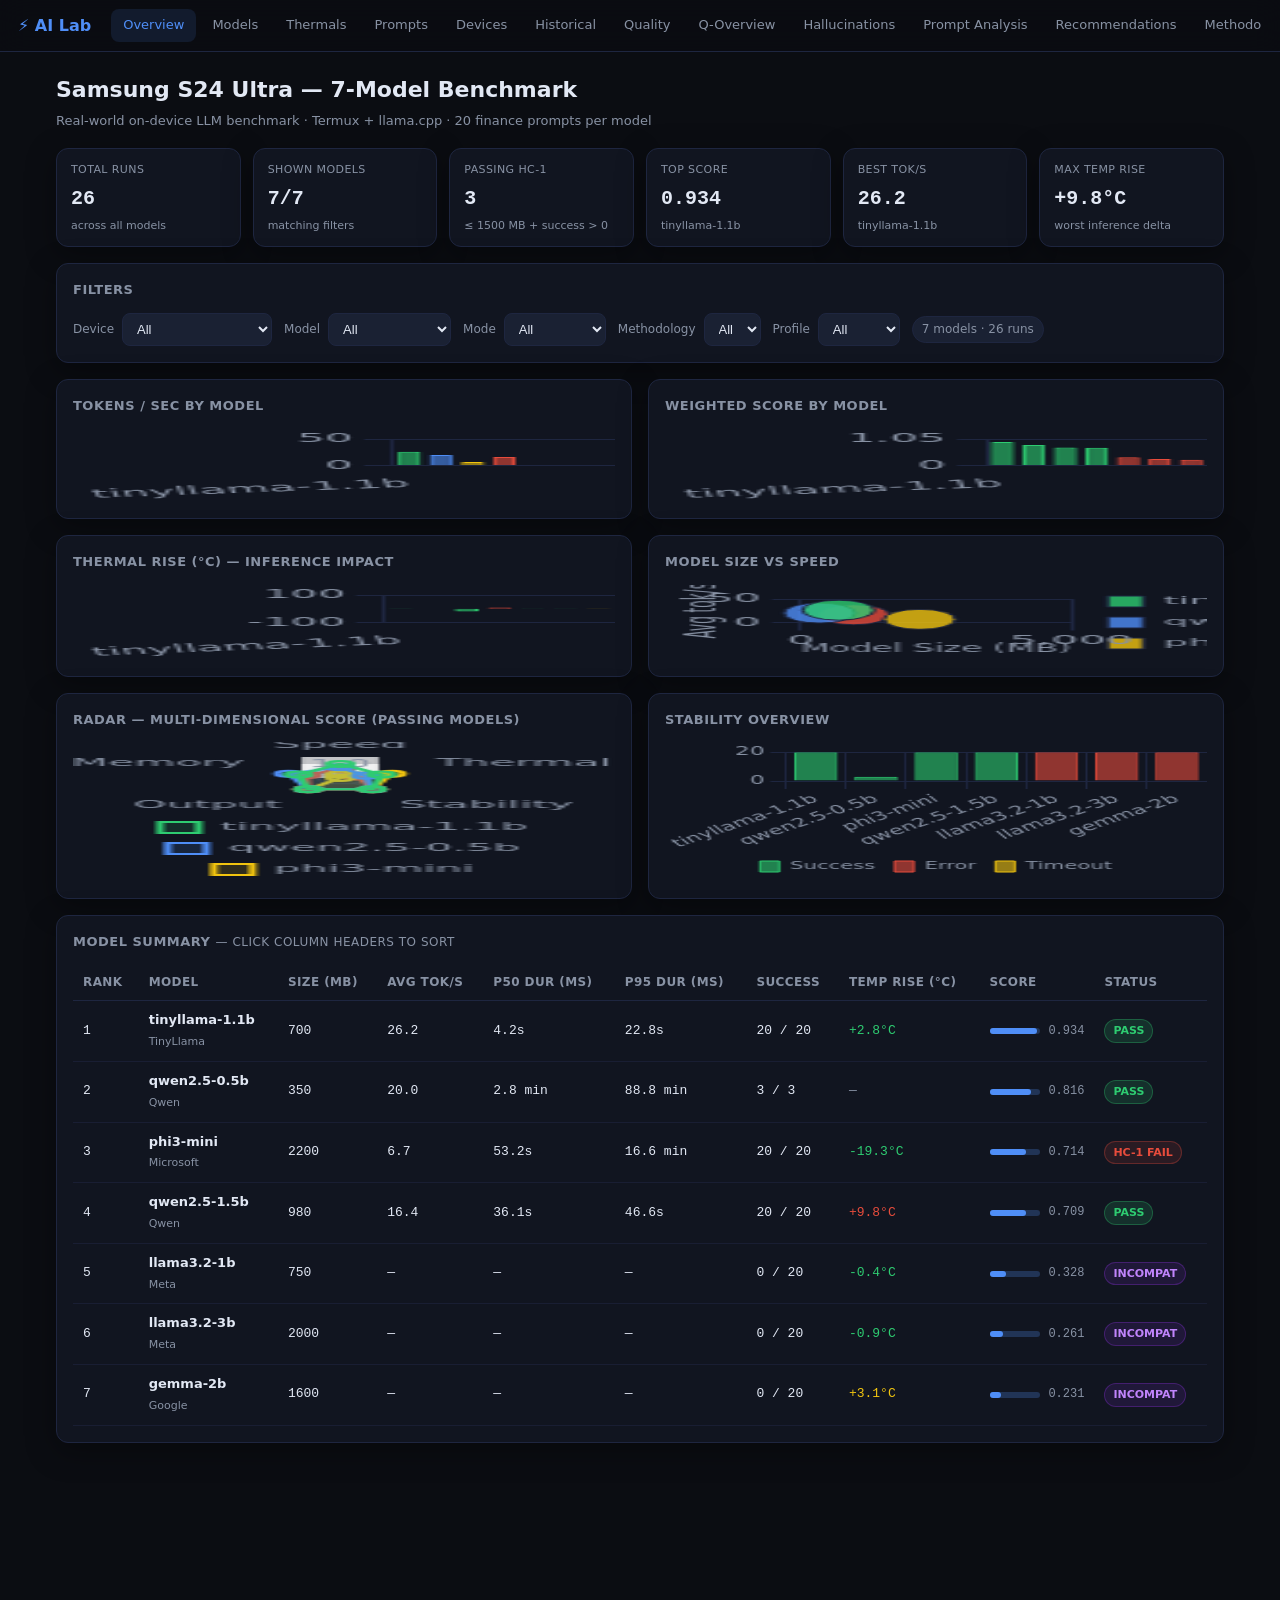
<file: dashboards/index.html>
<!doctype html>
<html lang="en">
<head>
  <meta charset="utf-8"/>
  <meta name="viewport" content="width=device-width, initial-scale=1"/>
  <title>AI Lab Benchmarks — Overview</title>
  <script src="assets/chart.min.js"></script>
  <link rel="stylesheet" href="assets/style.css"/>
</head>
<body>
  <nav class="nav">
    <a href="index.html" class="nav-brand">⚡ AI Lab</a>
    <div class="nav-links">
      <a href="index.html" class="active">Overview</a>
      <a href="models.html">Models</a>
      <a href="thermals.html">Thermals</a>
      <a href="prompts.html">Prompts</a>
      <a href="devices.html">Devices</a>
      <a href="historical.html">Historical</a>
      <a href="quality.html">Quality</a>
      <a href="quality-overview.html">Q-Overview</a>
      <a href="hallucinations.html">Hallucinations</a>
      <a href="prompt-analysis.html">Prompt Analysis</a>
      <a href="recommendations.html">Recommendations</a>
      <a href="methodology.html">Methodology</a>
    </div>
  </nav>

  <main class="page-wrap">
    <div class="page-header">
      <h1>Samsung S24 Ultra — 7-Model Benchmark</h1>
      <p class="subtitle">Real-world on-device LLM benchmark · Termux + llama.cpp · 20 finance prompts per model</p>
    </div>

    <!-- KPI row -->
    <div class="kpi-row" id="kpiRow"></div>

    <!-- Filters -->
    <div class="card">
      <div class="card-title">Filters</div>
      <div class="filters">
        <div class="filter-group">
          <label>Device</label>
          <select id="deviceFilter"></select>
        </div>
        <div class="filter-group">
          <label>Model</label>
          <select id="modelFilter"></select>
        </div>
        <div class="filter-group">
          <label>Mode</label>
          <select id="modeFilter"></select>
        </div>
        <div class="filter-group">
          <label>Methodology</label>
          <select id="methodologyFilter"></select>
        </div>
        <div class="filter-group">
          <label>Profile</label>
          <select id="profileFilter"></select>
        </div>
        <span class="badge" id="filterChip">All runs</span>
      </div>
    </div>

    <!-- Charts row 1 -->
    <div class="grid-2">
      <div class="card">
        <div class="card-title">Tokens / sec by Model</div>
        <canvas id="chartTokPerSec"></canvas>
      </div>
      <div class="card">
        <div class="card-title">Weighted Score by Model</div>
        <canvas id="chartScore"></canvas>
      </div>
    </div>

    <!-- Charts row 2 -->
    <div class="grid-2">
      <div class="card">
        <div class="card-title">Thermal Rise (°C) — Inference Impact</div>
        <canvas id="chartThermal"></canvas>
      </div>
      <div class="card">
        <div class="card-title">Model Size vs Speed</div>
        <canvas id="chartSizeVsSpeed"></canvas>
      </div>
    </div>

    <!-- Radar -->
    <div class="grid-2">
      <div class="card">
        <div class="card-title">Radar — Multi-dimensional Score (passing models)</div>
        <canvas id="chartRadar"></canvas>
      </div>
      <div class="card">
        <div class="card-title">Stability Overview</div>
        <canvas id="chartStability"></canvas>
      </div>
    </div>

    <!-- Summary table -->
    <div class="card">
      <div class="card-title">Model Summary <span class="muted" style="font-weight:400;font-size:12px;">— click column headers to sort</span></div>
      <div class="table-wrap">
        <table id="summaryTable">
          <thead>
            <tr>
              <th data-col="rank">Rank</th>
              <th data-col="model">Model</th>
              <th data-col="size_mb">Size (MB)</th>
              <th data-col="avg_tok">Avg tok/s</th>
              <th data-col="p50_dur">p50 dur (ms)</th>
              <th data-col="p95_dur">p95 dur (ms)</th>
              <th data-col="success">Success</th>
              <th data-col="temp_rise">Temp rise (°C)</th>
              <th data-col="score">Score</th>
              <th data-col="status">Status</th>
            </tr>
          </thead>
          <tbody></tbody>
        </table>
      </div>
    </div>
  </main>

  <script src="assets/dash.js"></script>
  <script>
    loadDashboardData("data/dashboard-data.json").then(data => {
      initOverviewPage(data);
    });
  </script>
</body>
</html>
</file>
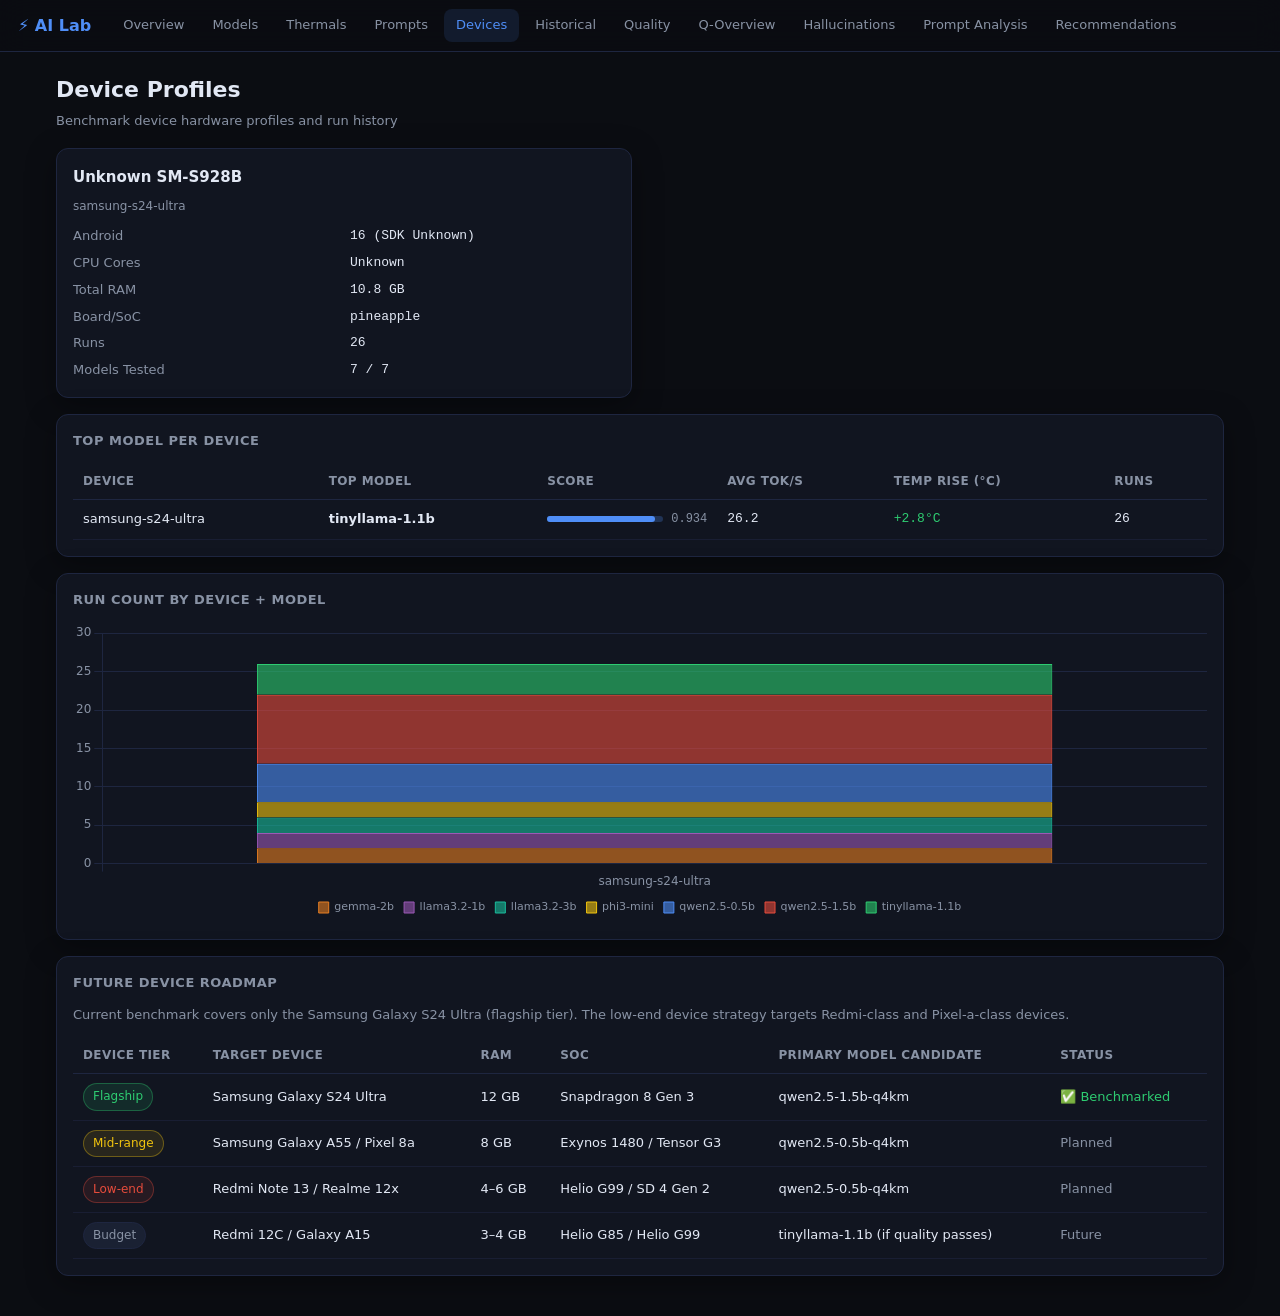
<file: dashboards/devices.html>
<!doctype html>
<html lang="en">
<head>
  <meta charset="utf-8"/>
  <meta name="viewport" content="width=device-width, initial-scale=1"/>
  <title>AI Lab — Devices</title>
  <script src="assets/chart.min.js"></script>
  <link rel="stylesheet" href="assets/style.css"/>
</head>
<body>
  <nav class="nav">
    <a href="index.html" class="nav-brand">⚡ AI Lab</a>
    <div class="nav-links">
      <a href="index.html">Overview</a>
      <a href="models.html">Models</a>
      <a href="thermals.html">Thermals</a>
      <a href="prompts.html">Prompts</a>
      <a href="devices.html" class="active">Devices</a>
      <a href="historical.html">Historical</a>
      <a href="quality.html">Quality</a>
      <a href="quality-overview.html">Q-Overview</a>
      <a href="hallucinations.html">Hallucinations</a>
      <a href="prompt-analysis.html">Prompt Analysis</a>
      <a href="recommendations.html">Recommendations</a>
    </div>
  </nav>

  <main class="page-wrap">
    <div class="page-header">
      <h1>Device Profiles</h1>
      <p class="subtitle">Benchmark device hardware profiles and run history</p>
    </div>

    <div id="deviceCards"></div>

    <div class="card">
      <div class="card-title">Top Model per Device</div>
      <div class="table-wrap">
        <table id="deviceTopTable">
          <thead>
            <tr>
              <th>Device</th>
              <th>Top Model</th>
              <th>Score</th>
              <th>Avg tok/s</th>
              <th>Temp Rise (°C)</th>
              <th>Runs</th>
            </tr>
          </thead>
          <tbody></tbody>
        </table>
      </div>
    </div>

    <div class="card">
      <div class="card-title">Run Count by Device + Model</div>
      <canvas id="chartRunMatrix" style="max-height:300px"></canvas>
    </div>

    <div class="card">
      <div class="card-title">Future Device Roadmap</div>
      <p class="muted" style="font-size:13px;margin:0 0 12px">
        Current benchmark covers only the Samsung Galaxy S24 Ultra (flagship tier).
        The low-end device strategy targets Redmi-class and Pixel-a-class devices.
      </p>
      <div class="table-wrap">
        <table>
          <thead>
            <tr>
              <th>Device Tier</th>
              <th>Target Device</th>
              <th>RAM</th>
              <th>SoC</th>
              <th>Primary Model Candidate</th>
              <th>Status</th>
            </tr>
          </thead>
          <tbody>
            <tr><td><span class="badge badge-green">Flagship</span></td><td>Samsung Galaxy S24 Ultra</td><td>12 GB</td><td>Snapdragon 8 Gen 3</td><td>qwen2.5-1.5b-q4km</td><td class="text-good">✅ Benchmarked</td></tr>
            <tr><td><span class="badge badge-yellow">Mid-range</span></td><td>Samsung Galaxy A55 / Pixel 8a</td><td>8 GB</td><td>Exynos 1480 / Tensor G3</td><td>qwen2.5-0.5b-q4km</td><td class="muted">Planned</td></tr>
            <tr><td><span class="badge badge-red">Low-end</span></td><td>Redmi Note 13 / Realme 12x</td><td>4–6 GB</td><td>Helio G99 / SD 4 Gen 2</td><td>qwen2.5-0.5b-q4km</td><td class="muted">Planned</td></tr>
            <tr><td><span class="badge">Budget</span></td><td>Redmi 12C / Galaxy A15</td><td>3–4 GB</td><td>Helio G85 / Helio G99</td><td>tinyllama-1.1b (if quality passes)</td><td class="muted">Future</td></tr>
          </tbody>
        </table>
      </div>
    </div>
  </main>

  <script src="assets/dash.js"></script>
  <script>
    loadDashboardData("data/dashboard-data.json").then(data => {
      initDevicesPage(data);
    });
  </script>
</body>
</html>
</file>
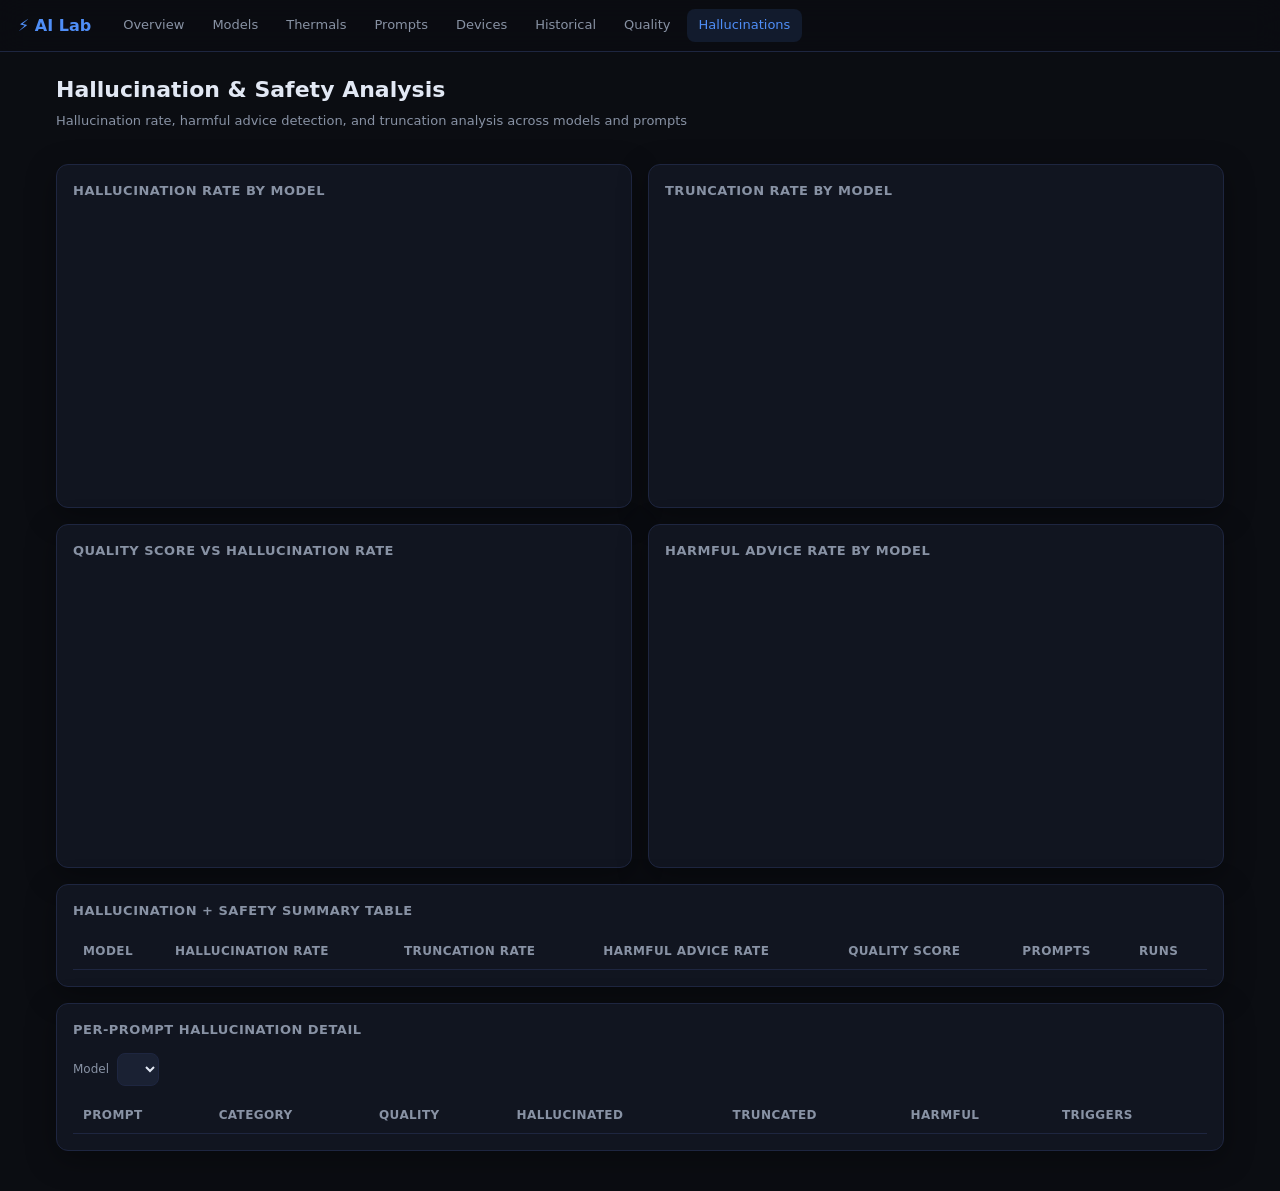
<file: dashboards/hallucinations.html>
<!doctype html>
<html lang="en">
<head>
  <meta charset="utf-8"/>
  <meta name="viewport" content="width=device-width, initial-scale=1"/>
  <title>AI Lab — Hallucination Analysis</title>
  <script src="assets/chart.min.js"></script>
  <link rel="stylesheet" href="assets/style.css"/>
</head>
<body>
  <nav class="nav">
    <a href="index.html" class="nav-brand">⚡ AI Lab</a>
    <div class="nav-links">
      <a href="index.html">Overview</a>
      <a href="models.html">Models</a>
      <a href="thermals.html">Thermals</a>
      <a href="prompts.html">Prompts</a>
      <a href="devices.html">Devices</a>
      <a href="historical.html">Historical</a>
      <a href="quality.html">Quality</a>
      <a href="hallucinations.html" class="active">Hallucinations</a>
    </div>
  </nav>

  <main class="page-wrap">
    <div class="page-header">
      <h1>Hallucination &amp; Safety Analysis</h1>
      <p class="subtitle">Hallucination rate, harmful advice detection, and truncation analysis across models and prompts</p>
    </div>

    <div id="kpiRow" class="kpi-row"></div>

    <div class="grid-2">
      <div class="card">
        <div class="card-title">Hallucination Rate by Model</div>
        <canvas id="chartHallucRate"></canvas>
      </div>
      <div class="card">
        <div class="card-title">Truncation Rate by Model</div>
        <canvas id="chartTruncRate"></canvas>
      </div>
    </div>

    <div class="grid-2">
      <div class="card">
        <div class="card-title">Quality Score vs Hallucination Rate</div>
        <canvas id="chartQualVsHalluc"></canvas>
      </div>
      <div class="card">
        <div class="card-title">Harmful Advice Rate by Model</div>
        <canvas id="chartHarmfulRate"></canvas>
      </div>
    </div>

    <div class="card">
      <div class="card-title">Hallucination + Safety Summary Table</div>
      <div class="table-wrap">
        <table id="hallucTable">
          <thead>
            <tr>
              <th>Model</th>
              <th title="Fraction of prompts that triggered a hallucination pattern">Hallucination Rate</th>
              <th title="Fraction of outputs detected as truncated/incomplete">Truncation Rate</th>
              <th title="Fraction of prompts containing harmful financial advice patterns">Harmful Advice Rate</th>
              <th title="Overall quality score for context">Quality Score</th>
              <th>Prompts</th>
              <th>Runs</th>
            </tr>
          </thead>
          <tbody></tbody>
        </table>
      </div>
    </div>

    <div class="card">
      <div class="card-title">Per-Prompt Hallucination Detail</div>
      <div class="filters" style="margin-bottom:12px">
        <div class="filter-group">
          <label>Model</label>
          <select id="promptModelFilter"></select>
        </div>
      </div>
      <div class="table-wrap">
        <table id="promptHallucTable">
          <thead>
            <tr>
              <th>Prompt</th>
              <th>Category</th>
              <th>Quality</th>
              <th>Hallucinated</th>
              <th>Truncated</th>
              <th>Harmful</th>
              <th>Triggers</th>
            </tr>
          </thead>
          <tbody></tbody>
        </table>
      </div>
    </div>
  </main>

  <script src="assets/chart.min.js"></script>
  <script src="assets/dash.js"></script>
  <script>
  "use strict";

  const PALETTE = ["#4f8ef7","#2ecc71","#f1c40f","#e74c3c","#9b59b6","#1abc9c","#e67e22"];

  function pct(v) { return (v == null) ? "—" : (v * 100).toFixed(1) + "%"; }
  function fmt3(v) { return (v == null) ? "—" : v.toFixed(3); }

  function ratePill(rate) {
    if (rate == null) return "—";
    const p = (rate * 100).toFixed(0);
    const cls = rate < 0.1 ? "pill-pass" : rate < 0.3 ? "pill-warn" : "pill-fail";
    return `<span class="pill ${cls}">${p}%</span>`;
  }

  function scoreBar(v) {
    if (v == null) return "—";
    const p = Math.round(v * 100);
    const col = v >= 0.7 ? "#2ecc71" : v >= 0.45 ? "#f1c40f" : "#e74c3c";
    return `<div class="score-bar-wrap"><div class="score-bar"><div class="score-bar-fill" style="width:${p}%;background:${col}"></div></div><span class="score-num">${v.toFixed(3)}</span></div>`;
  }

  function boolPill(v, trueLabel, falseLabel, trueClass, falseClass) {
    if (v == null) return "—";
    return v
      ? `<span class="pill ${trueClass}">${trueLabel}</span>`
      : `<span class="pill ${falseClass}">${falseLabel}</span>`;
  }

  loadDashboardData("data/quality-data.json").then(data => {
    const models = data.model_quality || [];
    renderKpis(models);
    renderHallucRateChart(models);
    renderTruncRateChart(models);
    renderScatterChart(models);
    renderHarmfulChart(models);
    renderSummaryTable(models);
    initPromptTable(models);
  }).catch(err => {
    document.querySelector("main").innerHTML +=
      `<div class="card" style="color:#e74c3c"><div class="card-title">Quality data not yet generated</div>
       <p>Run <code>python3 ai-lab/quality/evaluate_quality.py</code> then <code>python3 ai-lab/analytics/generate_dashboard_data.py</code></p>
       <p style="color:#8892a4;font-size:12px">${err}</p></div>`;
  });

  function shortName(n) { return (n || "").replace(/-q4km$/, ""); }

  function renderKpis(models) {
    const el = document.getElementById("kpiRow");
    if (!models.length) return;
    const avgH = models.reduce((a,b)=>a+(b.hallucination_rate||0),0)/models.length;
    const avgT = models.reduce((a,b)=>a+(b.truncation_rate||0),0)/models.length;
    const avgHarm = models.reduce((a,b)=>a+(b.harmful_advice_rate||0),0)/models.length;
    const cleanModels = models.filter(m => (m.hallucination_rate||0) < 0.1).length;
    el.innerHTML = [
      ["Models Evaluated", models.length],
      ["Avg Hallucination Rate", pct(avgH)],
      ["Avg Truncation Rate", pct(avgT)],
      ["Avg Harmful Advice Rate", pct(avgHarm)],
      ["Models < 10% Halluc", cleanModels + "/" + models.length],
    ].map(([label,val]) =>
      `<div class="kpi-box"><div class="kpi-label">${label}</div><div class="kpi-value">${val}</div></div>`
    ).join("");
  }

  function renderHallucRateChart(models) {
    const sorted = [...models].sort((a,b)=>(b.hallucination_rate||0)-(a.hallucination_rate||0));
    new Chart(document.getElementById("chartHallucRate"), {
      type: "bar",
      data: {
        labels: sorted.map(m => shortName(m.model)),
        datasets: [{
          label: "Hallucination Rate",
          data: sorted.map(m => m.hallucination_rate||0),
          backgroundColor: sorted.map(m => (m.hallucination_rate||0) < 0.1 ? "#2ecc7199" : (m.hallucination_rate||0) < 0.3 ? "#f1c40f99" : "#e74c3c99"),
          borderColor: sorted.map(m => (m.hallucination_rate||0) < 0.1 ? "#2ecc71" : (m.hallucination_rate||0) < 0.3 ? "#f1c40f" : "#e74c3c"),
          borderWidth: 1,
        }]
      },
      options: { responsive: true, scales: { y: { beginAtZero: true, max: 1, ticks: { callback: v => (v*100).toFixed(0)+"%" } } } }
    });
  }

  function renderTruncRateChart(models) {
    const sorted = [...models].sort((a,b)=>(b.truncation_rate||0)-(a.truncation_rate||0));
    new Chart(document.getElementById("chartTruncRate"), {
      type: "bar",
      data: {
        labels: sorted.map(m => shortName(m.model)),
        datasets: [{
          label: "Truncation Rate",
          data: sorted.map(m => m.truncation_rate||0),
          backgroundColor: "#9b59b699", borderColor: "#9b59b6", borderWidth: 1,
        }]
      },
      options: { responsive: true, scales: { y: { beginAtZero: true, max: 1, ticks: { callback: v => (v*100).toFixed(0)+"%" } } } }
    });
  }

  function renderScatterChart(models) {
    new Chart(document.getElementById("chartQualVsHalluc"), {
      type: "scatter",
      data: {
        datasets: models.map((m,i) => ({
          label: shortName(m.model),
          data: [{ x: m.hallucination_rate||0, y: m.quality_score||0 }],
          backgroundColor: PALETTE[i%PALETTE.length],
          pointRadius: 10, pointHoverRadius: 13,
        }))
      },
      options: {
        responsive: true,
        plugins: { legend: { display: true, position: "bottom" } },
        scales: {
          x: { title: { display: true, text: "Hallucination Rate →" }, min: 0, max: 1 },
          y: { title: { display: true, text: "Quality Score →" }, min: 0, max: 1 },
        }
      }
    });
  }

  function renderHarmfulChart(models) {
    const sorted = [...models].sort((a,b)=>(b.harmful_advice_rate||0)-(a.harmful_advice_rate||0));
    new Chart(document.getElementById("chartHarmfulRate"), {
      type: "bar",
      data: {
        labels: sorted.map(m => shortName(m.model)),
        datasets: [{
          label: "Harmful Advice Rate",
          data: sorted.map(m => m.harmful_advice_rate||0),
          backgroundColor: "#e74c3c99", borderColor: "#e74c3c", borderWidth: 1,
        }]
      },
      options: { responsive: true, scales: { y: { beginAtZero: true, max: 1, ticks: { callback: v => (v*100).toFixed(0)+"%" } } } }
    });
  }

  function renderSummaryTable(models) {
    const tbody = document.querySelector("#hallucTable tbody");
    const sorted = [...models].sort((a,b)=>(b.hallucination_rate||0)-(a.hallucination_rate||0));
    tbody.innerHTML = sorted.map(m => `
      <tr>
        <td><b>${shortName(m.model)}</b></td>
        <td>${ratePill(m.hallucination_rate)}</td>
        <td>${ratePill(m.truncation_rate)}</td>
        <td>${ratePill(m.harmful_advice_rate)}</td>
        <td>${scoreBar(m.quality_score)}</td>
        <td class="mono">${m.prompts_scored||"—"}</td>
        <td class="mono">${m.runs_evaluated||"—"}</td>
      </tr>
    `).join("");
  }

  function initPromptTable(models) {
    const sel = document.getElementById("promptModelFilter");
    models.forEach(m => {
      const o = document.createElement("option");
      o.value = m.model; o.textContent = shortName(m.model);
      sel.appendChild(o);
    });
    if (models.length) sel.value = models[0].model;
    sel.addEventListener("change", () => renderPromptTable(models, sel.value));
    renderPromptTable(models, sel.value);
  }

  function renderPromptTable(models, modelName) {
    const m = models.find(x => x.model === modelName);
    const tbody = document.querySelector("#promptHallucTable tbody");
    if (!m || !m.prompt_quality_summary) { tbody.innerHTML = ""; return; }
    tbody.innerHTML = (m.prompt_quality_summary || []).map(p => `
      <tr>
        <td class="mono">${p.prompt_id}</td>
        <td>—</td>
        <td>${scoreBar(p.avg_quality)}</td>
        <td>${boolPill(p.avg_hallucination > 0, "yes", "no", "pill-fail", "pill-pass")}</td>
        <td>${boolPill(p.avg_truncation > 0, "yes", "no", "pill-warn", "pill-pass")}</td>
        <td>${boolPill(p.avg_harmful > 0, "yes", "no", "pill-fail", "pill-pass")}</td>
        <td class="mono" style="font-size:11px">${(p.triggers||[]).join(", ")||"—"}</td>
      </tr>
    `).join("");
  }
  </script>
</body>
</html>
</file>
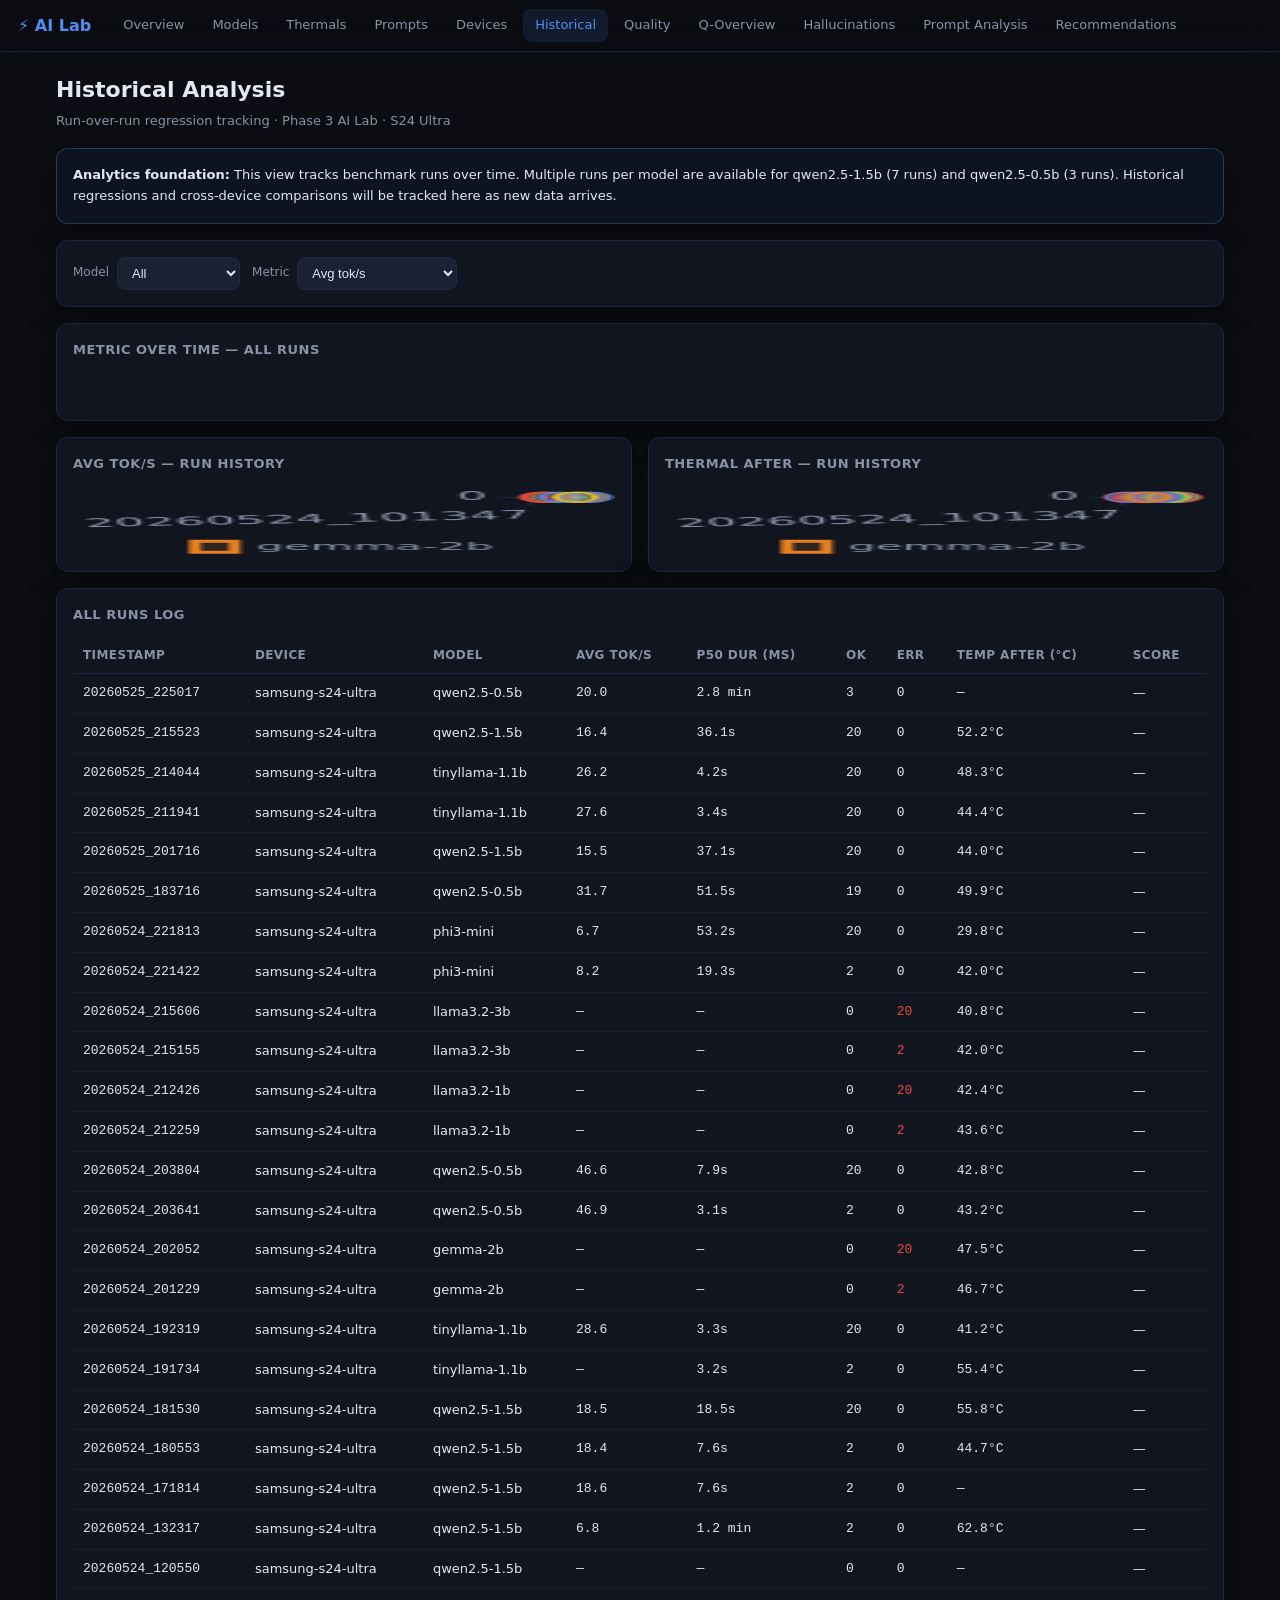
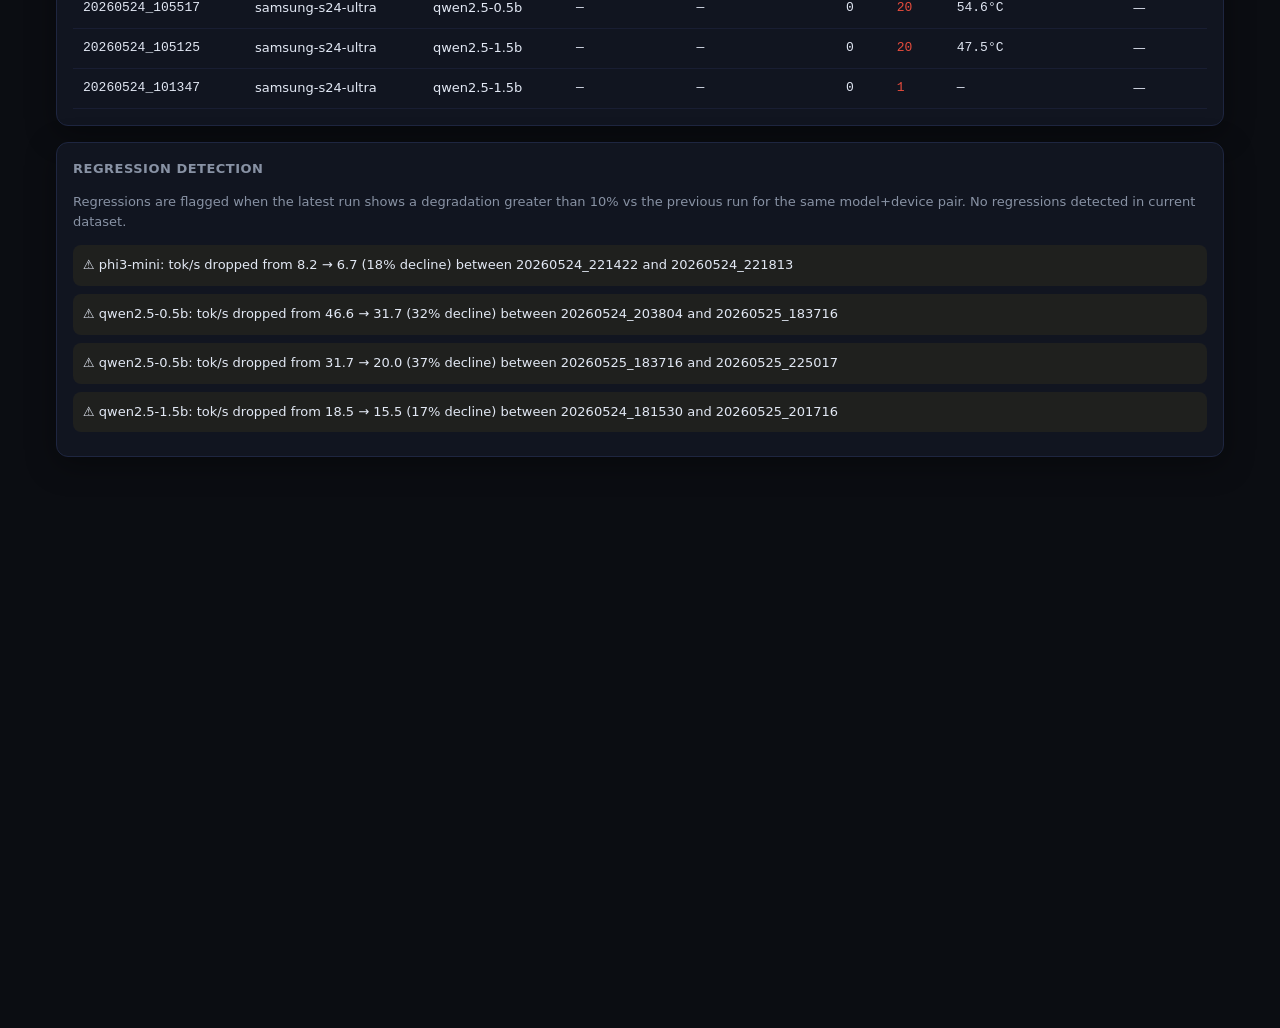
<file: dashboards/historical.html>
<!doctype html>
<html lang="en">
<head>
  <meta charset="utf-8"/>
  <meta name="viewport" content="width=device-width, initial-scale=1"/>
  <title>AI Lab — Historical</title>
  <script src="assets/chart.min.js"></script>
  <link rel="stylesheet" href="assets/style.css"/>
</head>
<body>
  <nav class="nav">
    <a href="index.html" class="nav-brand">⚡ AI Lab</a>
    <div class="nav-links">
      <a href="index.html">Overview</a>
      <a href="models.html">Models</a>
      <a href="thermals.html">Thermals</a>
      <a href="prompts.html">Prompts</a>
      <a href="devices.html">Devices</a>
      <a href="historical.html" class="active">Historical</a>
      <a href="quality.html">Quality</a>
      <a href="quality-overview.html">Q-Overview</a>
      <a href="hallucinations.html">Hallucinations</a>
      <a href="prompt-analysis.html">Prompt Analysis</a>
      <a href="recommendations.html">Recommendations</a>
    </div>
  </nav>

  <main class="page-wrap">
    <div class="page-header">
      <h1>Historical Analysis</h1>
      <p class="subtitle">Run-over-run regression tracking · Phase 3 AI Lab · S24 Ultra</p>
    </div>

    <div class="card callout-info">
      <strong>Analytics foundation:</strong> This view tracks benchmark runs over time.
      Multiple runs per model are available for qwen2.5-1.5b (7 runs) and qwen2.5-0.5b (3 runs).
      Historical regressions and cross-device comparisons will be tracked here as new data arrives.
    </div>

    <div class="card">
      <div class="filters">
        <div class="filter-group">
          <label>Model</label>
          <select id="modelFilter"></select>
        </div>
        <div class="filter-group">
          <label>Metric</label>
          <select id="metricFilter">
            <option value="avg_tok">Avg tok/s</option>
            <option value="p50_dur">p50 Duration (ms)</option>
            <option value="temp_after">Max Temp After (°C)</option>
            <option value="success">Success Count</option>
          </select>
        </div>
      </div>
    </div>

    <div class="card">
      <div class="card-title">Metric Over Time — All Runs</div>
      <canvas id="chartTrend" style="max-height:360px"></canvas>
    </div>

    <div class="grid-2">
      <div class="card">
        <div class="card-title">Avg tok/s — Run History</div>
        <canvas id="chartTokHistory"></canvas>
      </div>
      <div class="card">
        <div class="card-title">Thermal After — Run History</div>
        <canvas id="chartThermalHistory"></canvas>
      </div>
    </div>

    <div class="card">
      <div class="card-title">All Runs Log</div>
      <div class="table-wrap">
        <table id="historyTable">
          <thead>
            <tr>
              <th data-col="timestamp">Timestamp</th>
              <th data-col="device">Device</th>
              <th data-col="model">Model</th>
              <th data-col="avg_tok">Avg tok/s</th>
              <th data-col="p50_dur">p50 dur (ms)</th>
              <th data-col="success">OK</th>
              <th data-col="errors">Err</th>
              <th data-col="temp_after">Temp After (°C)</th>
              <th data-col="score">Score</th>
            </tr>
          </thead>
          <tbody></tbody>
        </table>
      </div>
    </div>

    <div class="card">
      <div class="card-title">Regression Detection</div>
      <p class="muted" style="font-size:13px;margin:0 0 12px">
        Regressions are flagged when the latest run shows a degradation greater than 10% vs the
        previous run for the same model+device pair. No regressions detected in current dataset.
      </p>
      <div id="regressionList"></div>
    </div>
  </main>

  <script src="assets/dash.js"></script>
  <script>
    loadDashboardData("data/dashboard-data.json").then(data => {
      initHistoricalPage(data);
    });
  </script>
</body>
</html>
</file>
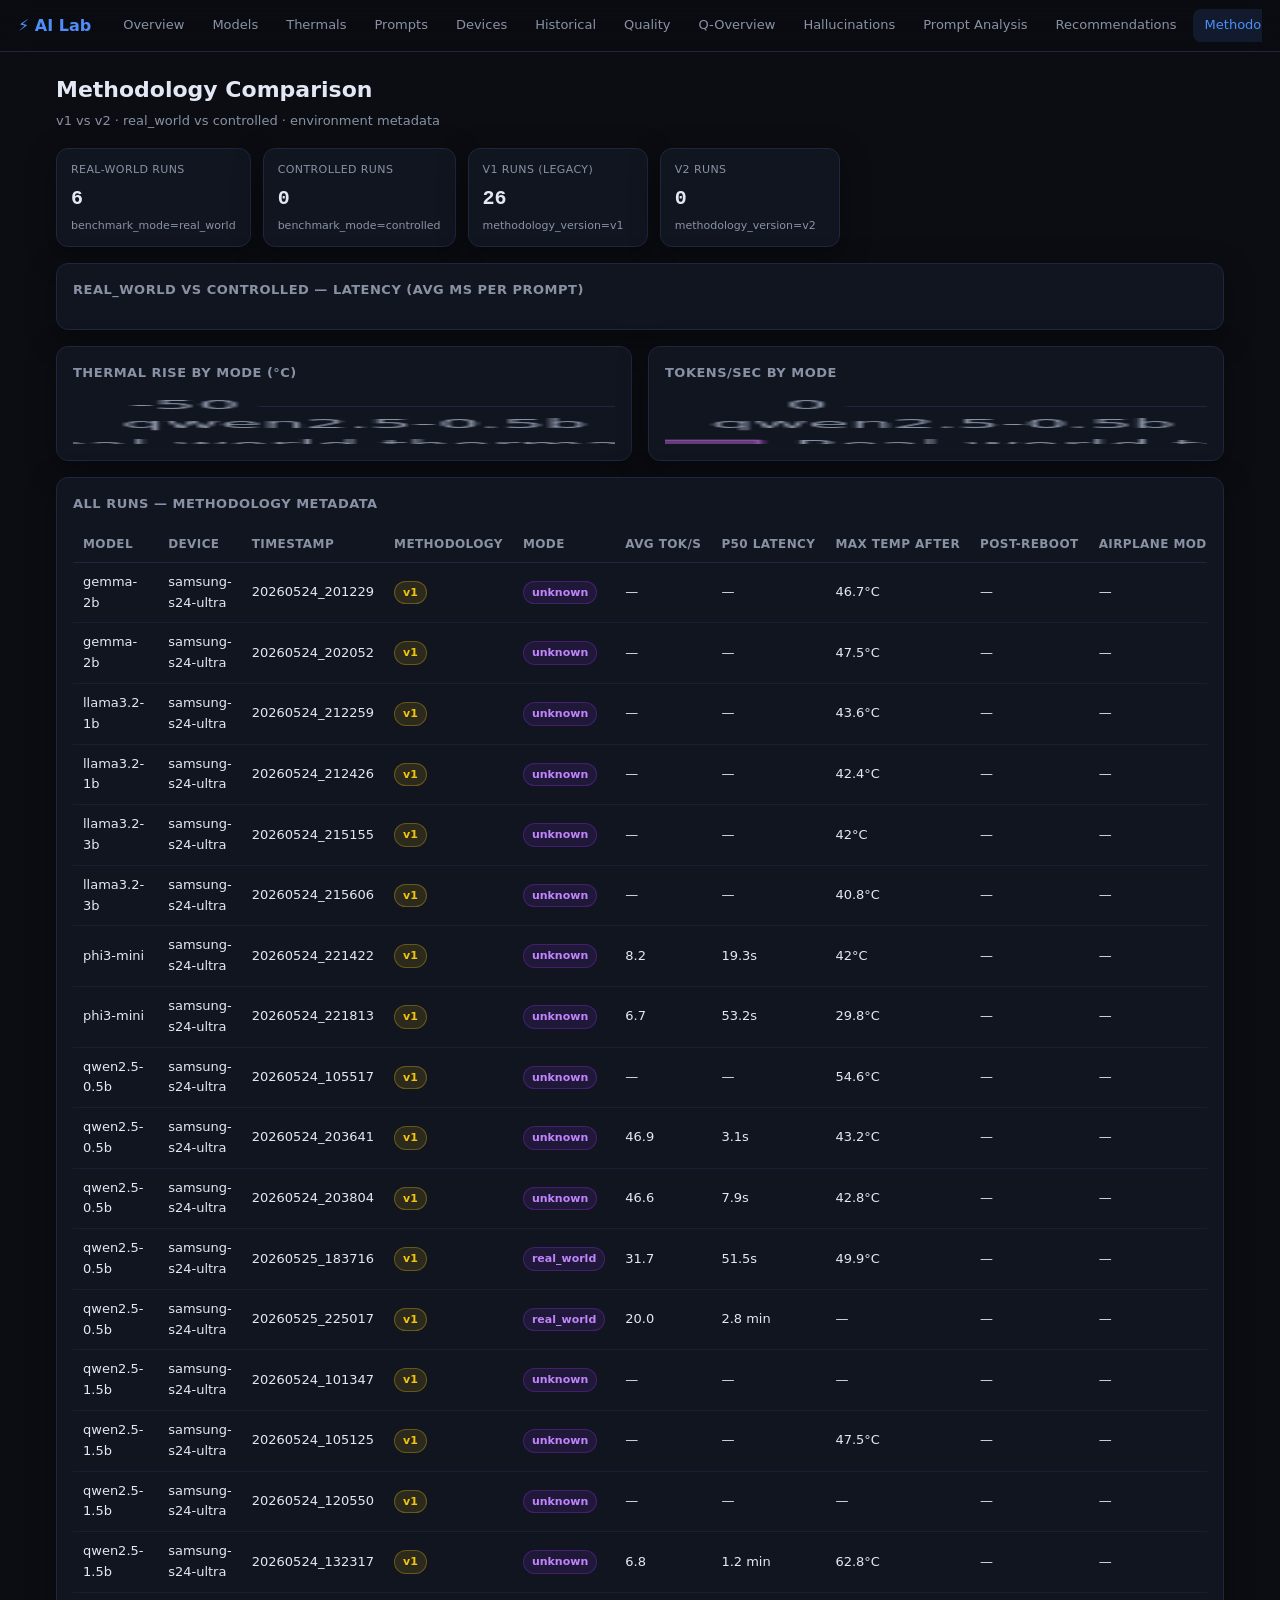
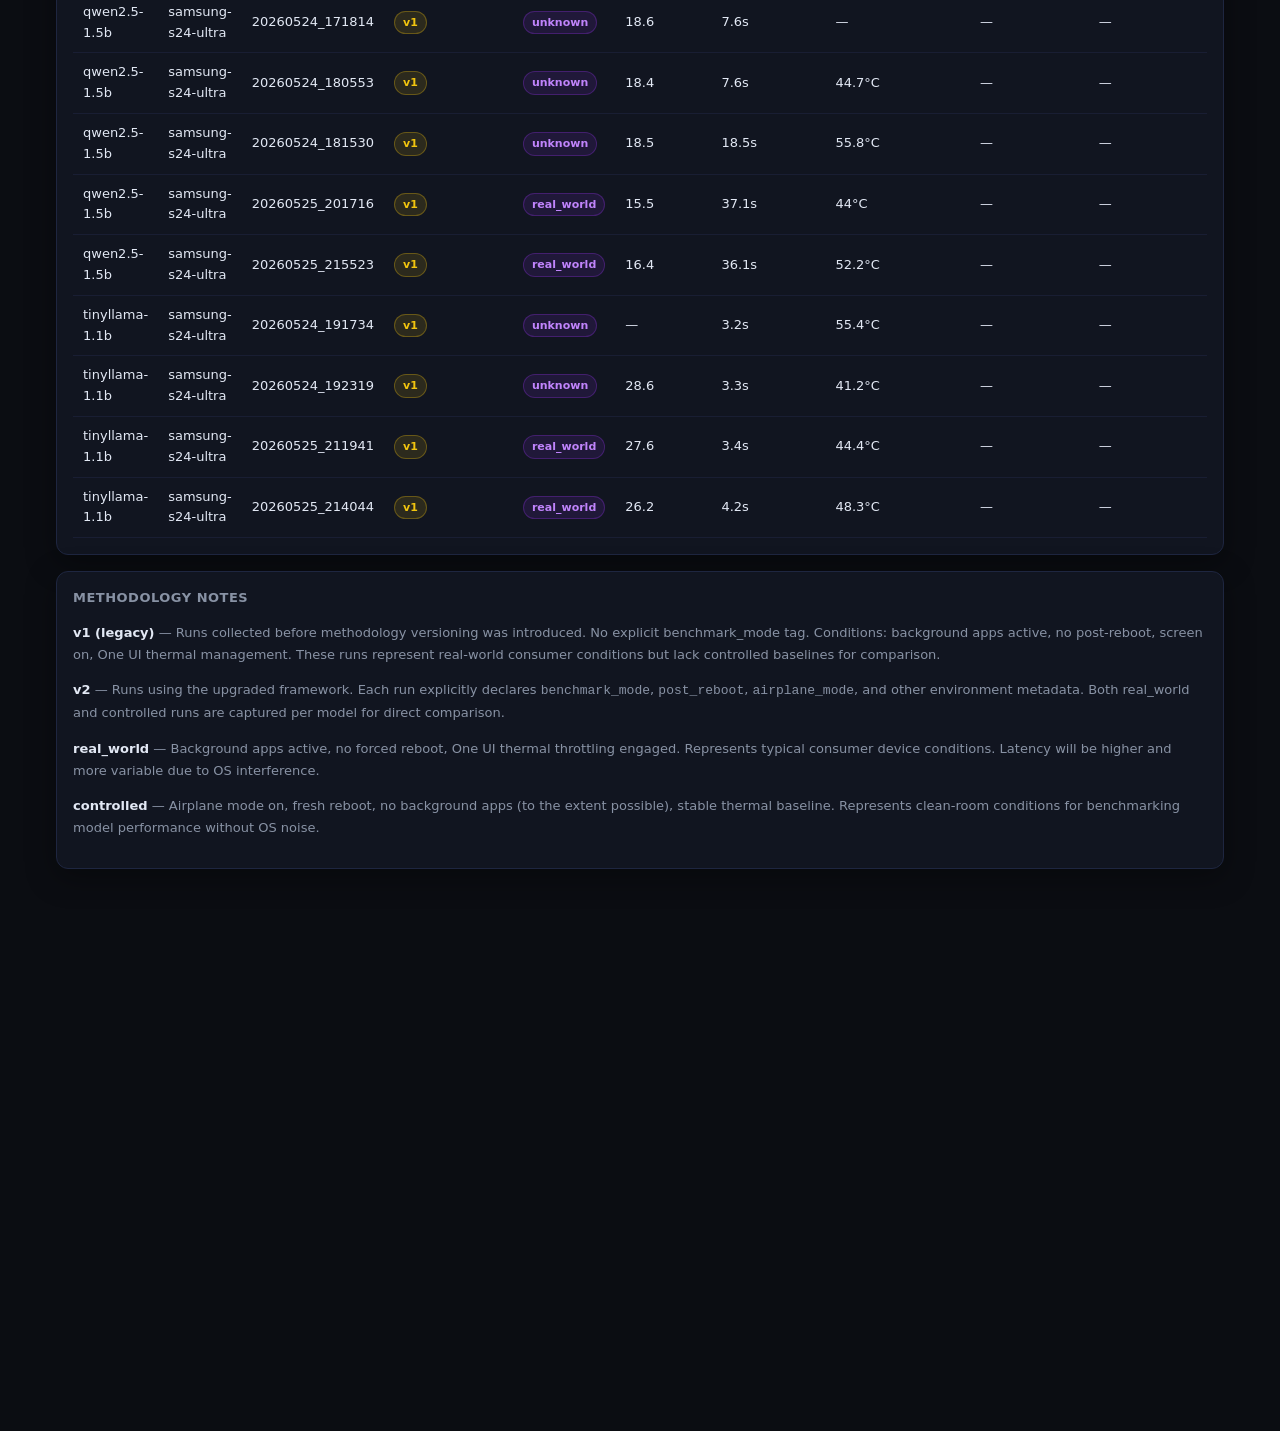
<file: dashboards/methodology.html>
<!doctype html>
<html lang="en">
<head>
  <meta charset="utf-8"/>
  <meta name="viewport" content="width=device-width, initial-scale=1"/>
  <title>AI Lab — Methodology Comparison</title>
  <script src="assets/chart.min.js"></script>
  <link rel="stylesheet" href="assets/style.css"/>
</head>
<body>
  <nav class="nav">
    <a href="index.html" class="nav-brand">⚡ AI Lab</a>
    <div class="nav-links">
      <a href="index.html">Overview</a>
      <a href="models.html">Models</a>
      <a href="thermals.html">Thermals</a>
      <a href="prompts.html">Prompts</a>
      <a href="devices.html">Devices</a>
      <a href="historical.html">Historical</a>
      <a href="quality.html">Quality</a>
      <a href="quality-overview.html">Q-Overview</a>
      <a href="hallucinations.html">Hallucinations</a>
      <a href="prompt-analysis.html">Prompt Analysis</a>
      <a href="recommendations.html">Recommendations</a>
      <a href="methodology.html" class="active">Methodology</a>
    </div>
  </nav>

  <main class="page-wrap">
    <div class="page-header">
      <h1>Methodology Comparison</h1>
      <p class="subtitle">v1 vs v2 · real_world vs controlled · environment metadata</p>
    </div>

    <!-- KPI row -->
    <div class="kpi-row" id="methodKpis"></div>

    <!-- Mode comparison charts -->
    <div class="card">
      <div class="card-title">real_world vs controlled — Latency (avg ms per prompt)</div>
      <canvas id="chartModeLatency"></canvas>
    </div>

    <div class="grid-2">
      <div class="card">
        <div class="card-title">Thermal Rise by Mode (°C)</div>
        <canvas id="chartModeThermal"></canvas>
      </div>
      <div class="card">
        <div class="card-title">Tokens/sec by Mode</div>
        <canvas id="chartModeTokPerSec"></canvas>
      </div>
    </div>

    <!-- All runs table -->
    <div class="card">
      <div class="card-title">All Runs — Methodology Metadata</div>
      <div class="table-wrap">
        <table id="methodologyTable" class="data-table">
          <thead>
            <tr>
              <th>Model</th>
              <th>Device</th>
              <th>Timestamp</th>
              <th>Methodology</th>
              <th>Mode</th>
              <th>Avg tok/s</th>
              <th>P50 Latency</th>
              <th>Max Temp After</th>
              <th>Post-reboot</th>
              <th>Airplane Mode</th>
            </tr>
          </thead>
          <tbody></tbody>
        </table>
      </div>
    </div>

    <!-- Methodology notes -->
    <div class="card">
      <div class="card-title">Methodology Notes</div>
      <div style="color:#8892a4; line-height:1.7; font-size:0.93em;">
        <p><strong style="color:#e2e8f4;">v1 (legacy)</strong> — Runs collected before methodology versioning was introduced. No explicit benchmark_mode tag. Conditions: background apps active, no post-reboot, screen on, One UI thermal management. These runs represent real-world consumer conditions but lack controlled baselines for comparison.</p>
        <p><strong style="color:#e2e8f4;">v2</strong> — Runs using the upgraded framework. Each run explicitly declares <code>benchmark_mode</code>, <code>post_reboot</code>, <code>airplane_mode</code>, and other environment metadata. Both real_world and controlled runs are captured per model for direct comparison.</p>
        <p><strong style="color:#e2e8f4;">real_world</strong> — Background apps active, no forced reboot, One UI thermal throttling engaged. Represents typical consumer device conditions. Latency will be higher and more variable due to OS interference.</p>
        <p><strong style="color:#e2e8f4;">controlled</strong> — Airplane mode on, fresh reboot, no background apps (to the extent possible), stable thermal baseline. Represents clean-room conditions for benchmarking model performance without OS noise.</p>
      </div>
    </div>
  </main>

  <script src="assets/dash.js"></script>
  <script>
    fetch("data/dashboard-data.json")
      .then(r => r.json())
      .then(data => initMethodologyPage(data))
      .catch(e => { document.body.insertAdjacentHTML("beforeend", `<p style="color:red;padding:2rem">Error loading data: ${e.message}</p>`); });
  </script>
</body>
</html>
</file>
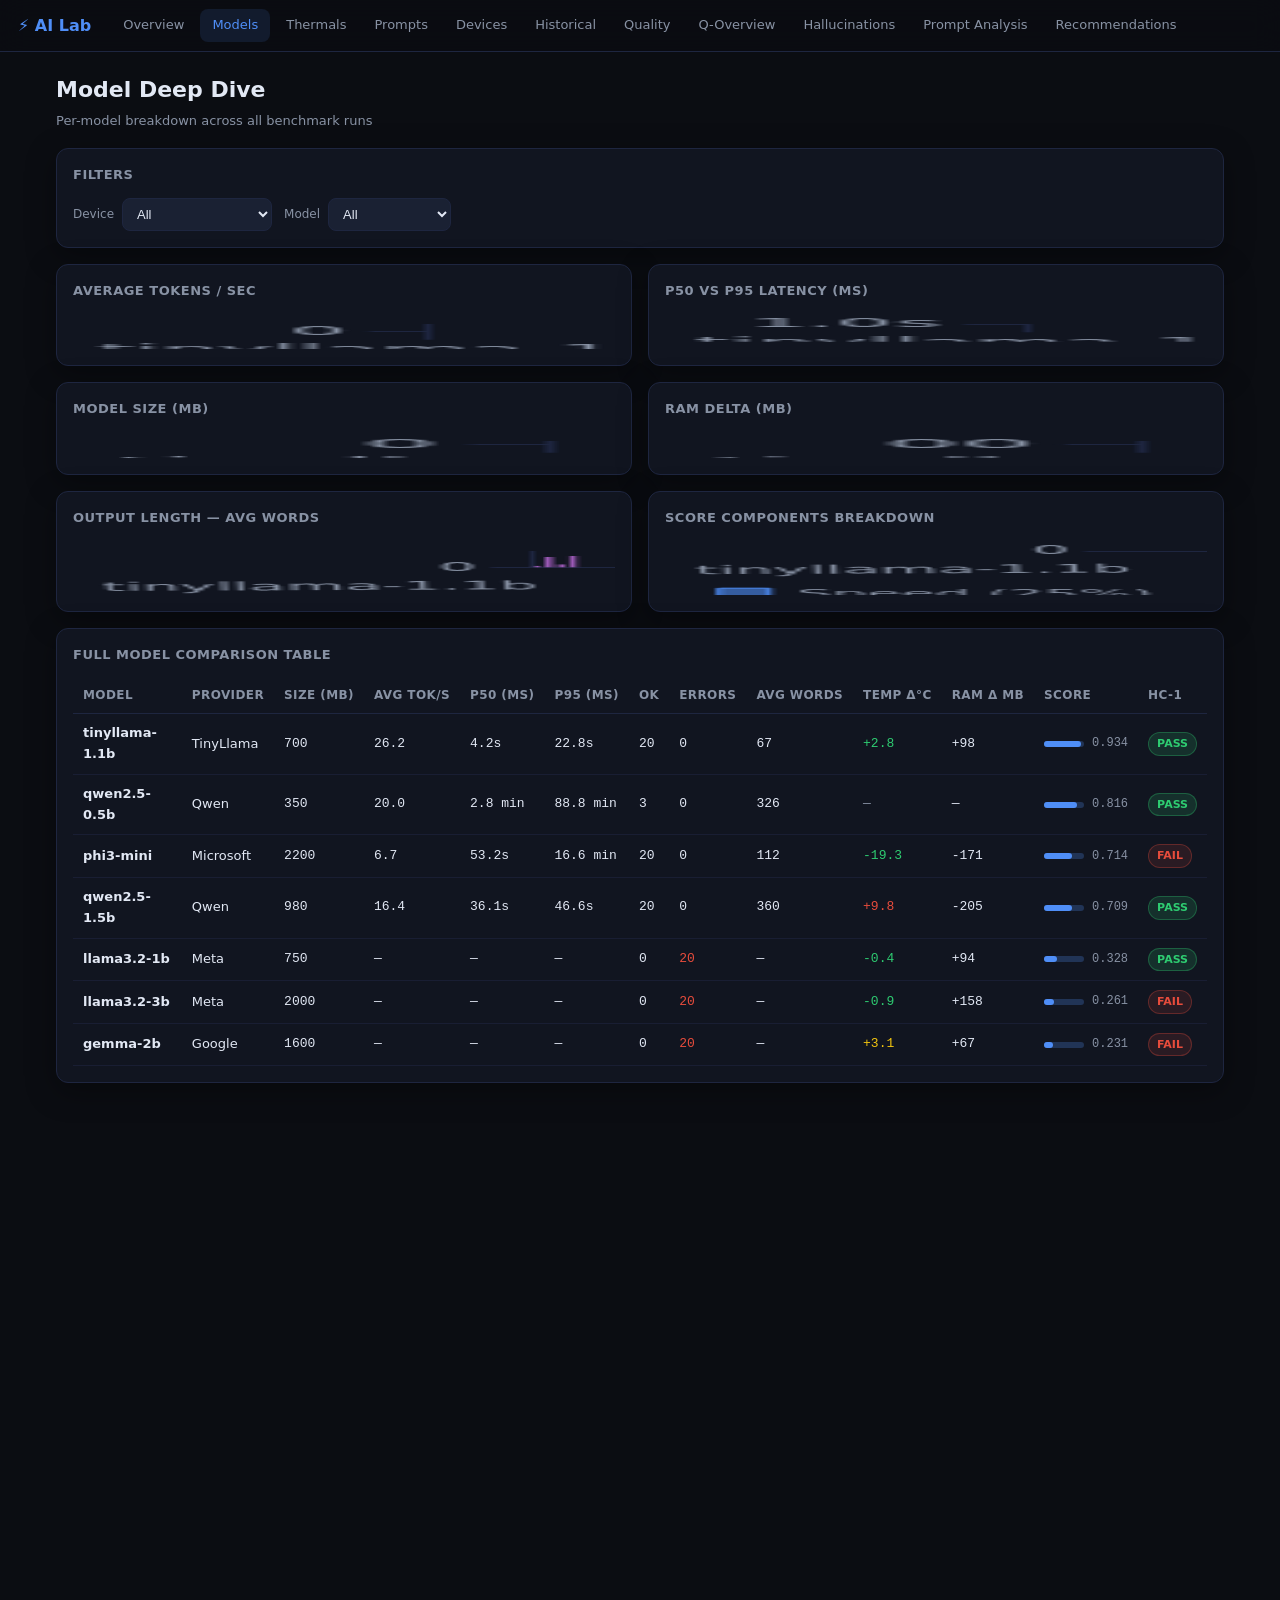
<file: dashboards/models.html>
<!doctype html>
<html lang="en">
<head>
  <meta charset="utf-8"/>
  <meta name="viewport" content="width=device-width, initial-scale=1"/>
  <title>AI Lab — Model Deep Dive</title>
  <script src="assets/chart.min.js"></script>
  <link rel="stylesheet" href="assets/style.css"/>
</head>
<body>
  <nav class="nav">
    <a href="index.html" class="nav-brand">⚡ AI Lab</a>
    <div class="nav-links">
      <a href="index.html">Overview</a>
      <a href="models.html" class="active">Models</a>
      <a href="thermals.html">Thermals</a>
      <a href="prompts.html">Prompts</a>
      <a href="devices.html">Devices</a>
      <a href="historical.html">Historical</a>
      <a href="quality.html">Quality</a>
      <a href="quality-overview.html">Q-Overview</a>
      <a href="hallucinations.html">Hallucinations</a>
      <a href="prompt-analysis.html">Prompt Analysis</a>
      <a href="recommendations.html">Recommendations</a>
    </div>
  </nav>

  <main class="page-wrap">
    <div class="page-header">
      <h1>Model Deep Dive</h1>
      <p class="subtitle">Per-model breakdown across all benchmark runs</p>
    </div>

    <div class="card">
      <div class="card-title">Filters</div>
      <div class="filters">
        <div class="filter-group">
          <label>Device</label>
          <select id="deviceFilter"></select>
        </div>
        <div class="filter-group">
          <label>Model</label>
          <select id="modelFilter"></select>
        </div>
      </div>
    </div>

    <div class="grid-2">
      <div class="card">
        <div class="card-title">Average Tokens / sec</div>
        <canvas id="chartTokSec"></canvas>
      </div>
      <div class="card">
        <div class="card-title">p50 vs p95 Latency (ms)</div>
        <canvas id="chartLatency"></canvas>
      </div>
    </div>

    <div class="grid-2">
      <div class="card">
        <div class="card-title">Model Size (MB)</div>
        <canvas id="chartSize"></canvas>
      </div>
      <div class="card">
        <div class="card-title">RAM Delta (MB)</div>
        <canvas id="chartRamDelta"></canvas>
      </div>
    </div>

    <div class="grid-2">
      <div class="card">
        <div class="card-title">Output Length — Avg Words</div>
        <canvas id="chartOutputLen"></canvas>
      </div>
      <div class="card">
        <div class="card-title">Score Components Breakdown</div>
        <canvas id="chartScoreComponents"></canvas>
      </div>
    </div>

    <div class="card">
      <div class="card-title">Full Model Comparison Table</div>
      <div class="table-wrap">
        <table id="modelTable">
          <thead>
            <tr>
              <th data-col="model">Model</th>
              <th data-col="provider">Provider</th>
              <th data-col="size_mb">Size (MB)</th>
              <th data-col="avg_tok">Avg tok/s</th>
              <th data-col="p50_dur">p50 (ms)</th>
              <th data-col="p95_dur">p95 (ms)</th>
              <th data-col="success">OK</th>
              <th data-col="errors">Errors</th>
              <th data-col="out_words">Avg words</th>
              <th data-col="temp_rise">Temp Δ°C</th>
              <th data-col="ram_delta">RAM Δ MB</th>
              <th data-col="score">Score</th>
              <th data-col="hc1">HC-1</th>
            </tr>
          </thead>
          <tbody></tbody>
        </table>
      </div>
    </div>
  </main>

  <script src="assets/dash.js"></script>
  <script>
    loadDashboardData("data/dashboard-data.json").then(data => {
      initModelsPage(data);
    });
  </script>
</body>
</html>
</file>
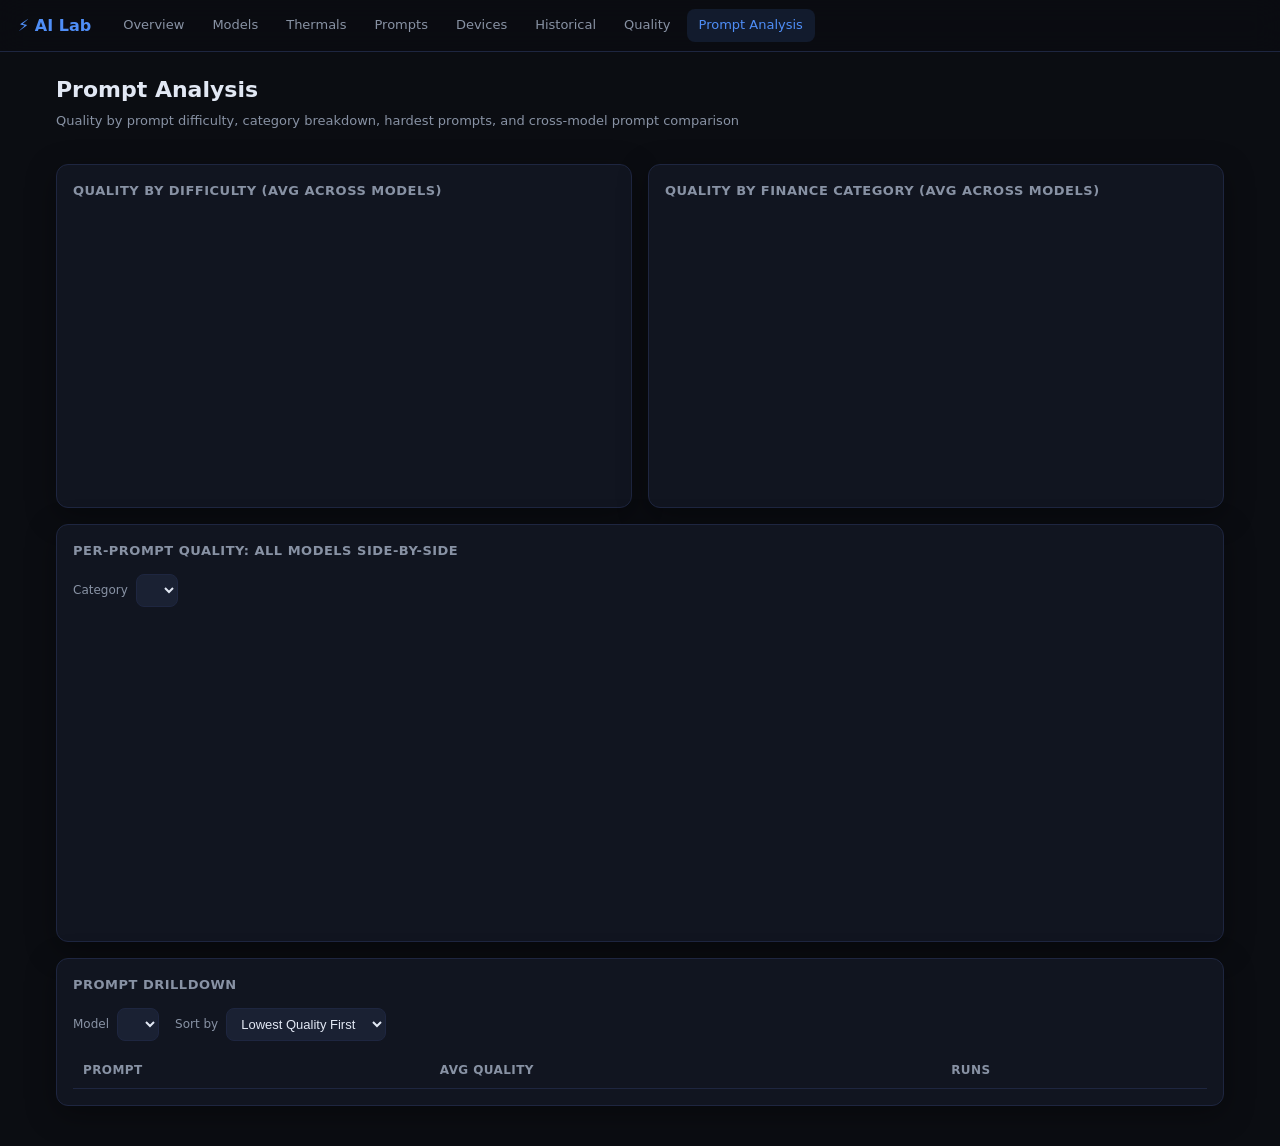
<file: dashboards/prompt-analysis.html>
<!doctype html>
<html lang="en">
<head>
  <meta charset="utf-8"/>
  <meta name="viewport" content="width=device-width, initial-scale=1"/>
  <title>AI Lab — Prompt Analysis</title>
  <script src="assets/chart.min.js"></script>
  <link rel="stylesheet" href="assets/style.css"/>
</head>
<body>
  <nav class="nav">
    <a href="index.html" class="nav-brand">⚡ AI Lab</a>
    <div class="nav-links">
      <a href="index.html">Overview</a>
      <a href="models.html">Models</a>
      <a href="thermals.html">Thermals</a>
      <a href="prompts.html">Prompts</a>
      <a href="devices.html">Devices</a>
      <a href="historical.html">Historical</a>
      <a href="quality.html">Quality</a>
      <a href="prompt-analysis.html" class="active">Prompt Analysis</a>
    </div>
  </nav>

  <main class="page-wrap">
    <div class="page-header">
      <h1>Prompt Analysis</h1>
      <p class="subtitle">Quality by prompt difficulty, category breakdown, hardest prompts, and cross-model prompt comparison</p>
    </div>

    <div id="kpiRow" class="kpi-row"></div>

    <div class="grid-2">
      <div class="card">
        <div class="card-title">Quality by Difficulty (avg across models)</div>
        <canvas id="chartDifficulty"></canvas>
      </div>
      <div class="card">
        <div class="card-title">Quality by Finance Category (avg across models)</div>
        <canvas id="chartCategory"></canvas>
      </div>
    </div>

    <div class="card">
      <div class="card-title">Per-Prompt Quality: All Models Side-by-Side</div>
      <div class="filters" style="margin-bottom:12px">
        <div class="filter-group">
          <label>Category</label>
          <select id="catFilter"></select>
        </div>
      </div>
      <canvas id="chartPromptComparison"></canvas>
    </div>

    <div class="card">
      <div class="card-title">Prompt Drilldown</div>
      <div class="filters" style="margin-bottom:12px;display:flex;gap:16px;flex-wrap:wrap">
        <div class="filter-group">
          <label>Model</label>
          <select id="drillModelFilter"></select>
        </div>
        <div class="filter-group">
          <label>Sort by</label>
          <select id="sortFilter">
            <option value="quality_asc">Lowest Quality First</option>
            <option value="quality_desc">Highest Quality First</option>
            <option value="prompt_id">Prompt ID</option>
          </select>
        </div>
      </div>
      <div class="table-wrap">
        <table id="drillTable">
          <thead>
            <tr>
              <th>Prompt</th>
              <th>Avg Quality</th>
              <th>Runs</th>
            </tr>
          </thead>
          <tbody></tbody>
        </table>
      </div>
    </div>
  </main>

  <script src="assets/chart.min.js"></script>
  <script src="assets/dash.js"></script>
  <script>
  "use strict";

  const PALETTE = ["#4f8ef7","#2ecc71","#f1c40f","#e74c3c","#9b59b6","#1abc9c","#e67e22"];
  let _allModels = [];
  let _chartPromptComp = null;

  function shortName(n) { return (n||"").replace(/-q4km$/,""); }

  function scoreBar(v) {
    if (v == null) return "—";
    const p = Math.round(v * 100);
    const col = v >= 0.7 ? "#2ecc71" : v >= 0.45 ? "#f1c40f" : "#e74c3c";
    return `<div class="score-bar-wrap"><div class="score-bar"><div class="score-bar-fill" style="width:${p}%;background:${col}"></div></div><span class="score-num">${v.toFixed(3)}</span></div>`;
  }

  loadDashboardData("data/quality-data.json").then(data => {
    _allModels = data.model_quality || [];
    if (!_allModels.length) return;
    renderKpis(_allModels);
    renderDifficultyChart(_allModels);
    renderCategoryChart(_allModels);
    initPromptComparisonChart(_allModels);
    initDrilldown(_allModels);
  }).catch(err => {
    document.querySelector("main").innerHTML +=
      `<div class="card" style="color:#e74c3c"><div class="card-title">Quality data not yet generated</div>
       <p>Run <code>python3 ai-lab/quality/evaluate_quality.py</code> then <code>python3 ai-lab/analytics/generate_dashboard_data.py</code></p>
       <p style="color:#8892a4;font-size:12px">${err}</p></div>`;
  });

  function renderKpis(models) {
    const el = document.getElementById("kpiRow");
    const allCats = new Set();
    models.forEach(m => Object.keys(m.category_quality||{}).forEach(c => allCats.add(c)));
    const promptIds = new Set();
    models.forEach(m => (m.prompt_quality_summary||[]).forEach(p => promptIds.add(p.prompt_id)));

    const avgQ = models.reduce((a,b)=>a+(b.quality_score||0),0)/models.length;
    const bestCat = (() => {
      const catSums = {};
      const catN = {};
      models.forEach(m => Object.entries(m.category_quality||{}).forEach(([c,v]) => {
        catSums[c] = (catSums[c]||0) + v;
        catN[c] = (catN[c]||0) + 1;
      }));
      let best = null, bestV = -1;
      Object.entries(catSums).forEach(([c,s]) => { const v = s/catN[c]; if (v > bestV) { bestV=v; best=c; }});
      return best ? best.replace(/_/g," ") : "—";
    })();

    el.innerHTML = [
      ["Models Analyzed", models.length],
      ["Prompts Covered", promptIds.size],
      ["Finance Categories", allCats.size],
      ["Avg Quality Score", avgQ.toFixed(3)],
      ["Best Category", bestCat],
    ].map(([label,val]) =>
      `<div class="kpi-box"><div class="kpi-label">${label}</div><div class="kpi-value">${val}</div></div>`
    ).join("");
  }

  function renderDifficultyChart(models) {
    const diffs = ["easy","medium","hard"];
    const avgsByDiff = {};
    diffs.forEach(d => {
      const vals = models.map(m => (m.difficulty_quality||{})[d]).filter(v => v != null);
      avgsByDiff[d] = vals.length ? vals.reduce((a,b)=>a+b,0)/vals.length : null;
    });

    new Chart(document.getElementById("chartDifficulty"), {
      type: "bar",
      data: {
        labels: diffs,
        datasets: [{
          label: "Avg Quality Score",
          data: diffs.map(d => avgsByDiff[d]),
          backgroundColor: ["#2ecc7199","#f1c40f99","#e74c3c99"],
          borderColor: ["#2ecc71","#f1c40f","#e74c3c"],
          borderWidth: 1,
        }]
      },
      options: {
        responsive: true,
        scales: { y: { beginAtZero: true, max: 1 } }
      }
    });
  }

  function renderCategoryChart(models) {
    const allCats = new Set();
    models.forEach(m => Object.keys(m.category_quality||{}).forEach(c => allCats.add(c)));
    const cats = [...allCats].sort();

    const avgByCat = {};
    cats.forEach(c => {
      const vals = models.map(m => (m.category_quality||{})[c]).filter(v => v != null);
      avgByCat[c] = vals.length ? vals.reduce((a,b)=>a+b,0)/vals.length : null;
    });

    new Chart(document.getElementById("chartCategory"), {
      type: "bar",
      data: {
        labels: cats.map(c => c.replace(/_/g," ")),
        datasets: [{
          label: "Avg Quality Score",
          data: cats.map(c => avgByCat[c]),
          backgroundColor: "#4f8ef799", borderColor: "#4f8ef7", borderWidth: 1,
        }]
      },
      options: {
        responsive: true,
        scales: { y: { beginAtZero: true, max: 1 } }
      }
    });
  }

  function initPromptComparisonChart(models) {
    const allCats = new Set();
    models.forEach(m => Object.keys(m.category_quality||{}).forEach(c => allCats.add(c)));
    const cats = ["All", ...[...allCats].sort()];

    const catSel = document.getElementById("catFilter");
    cats.forEach(c => {
      const o = document.createElement("option");
      o.value = c; o.textContent = c.replace(/_/g," ");
      catSel.appendChild(o);
    });

    function renderComp() {
      const catFilter = catSel.value;
      const allPids = new Set();
      models.forEach(m => (m.prompt_quality_summary||[]).forEach(p => allPids.add(p.prompt_id)));
      let pids = [...allPids].sort();

      const ctx = document.getElementById("chartPromptComparison");
      if (_chartPromptComp) { _chartPromptComp.destroy(); _chartPromptComp = null; }
      _chartPromptComp = new Chart(ctx, {
        type: "bar",
        data: {
          labels: pids,
          datasets: models.map((m,i) => ({
            label: shortName(m.model),
            data: pids.map(pid => {
              const p = (m.prompt_quality_summary||[]).find(x => x.prompt_id === pid);
              return p ? p.avg_quality : null;
            }),
            backgroundColor: PALETTE[i%PALETTE.length] + "99",
            borderColor: PALETTE[i%PALETTE.length],
            borderWidth: 1,
          }))
        },
        options: {
          responsive: true,
          plugins: { legend: { position: "bottom", labels: { font: { size: 11 }, boxWidth: 10 } } },
          scales: { y: { beginAtZero: true, max: 1 } }
        }
      });
    }

    catSel.addEventListener("change", renderComp);
    renderComp();
  }

  function initDrilldown(models) {
    const sel = document.getElementById("drillModelFilter");
    const sortSel = document.getElementById("sortFilter");
    models.forEach(m => {
      const o = document.createElement("option");
      o.value = m.model; o.textContent = shortName(m.model);
      sel.appendChild(o);
    });
    if (models.length) sel.value = models[0].model;

    function render() {
      const m = models.find(x => x.model === sel.value);
      const tbody = document.querySelector("#drillTable tbody");
      if (!m || !m.prompt_quality_summary) { tbody.innerHTML = ""; return; }
      let rows = [...m.prompt_quality_summary];
      const sort = sortSel.value;
      if (sort === "quality_asc") rows.sort((a,b)=>a.avg_quality-b.avg_quality);
      else if (sort === "quality_desc") rows.sort((a,b)=>b.avg_quality-a.avg_quality);
      else rows.sort((a,b)=>a.prompt_id.localeCompare(b.prompt_id));
      tbody.innerHTML = rows.map(p => `
        <tr>
          <td class="mono"><b>${p.prompt_id}</b></td>
          <td>${scoreBar(p.avg_quality)}</td>
          <td class="mono">${p.runs}</td>
        </tr>
      `).join("");
    }

    sel.addEventListener("change", render);
    sortSel.addEventListener("change", render);
    render();
  }
  </script>
</body>
</html>
</file>
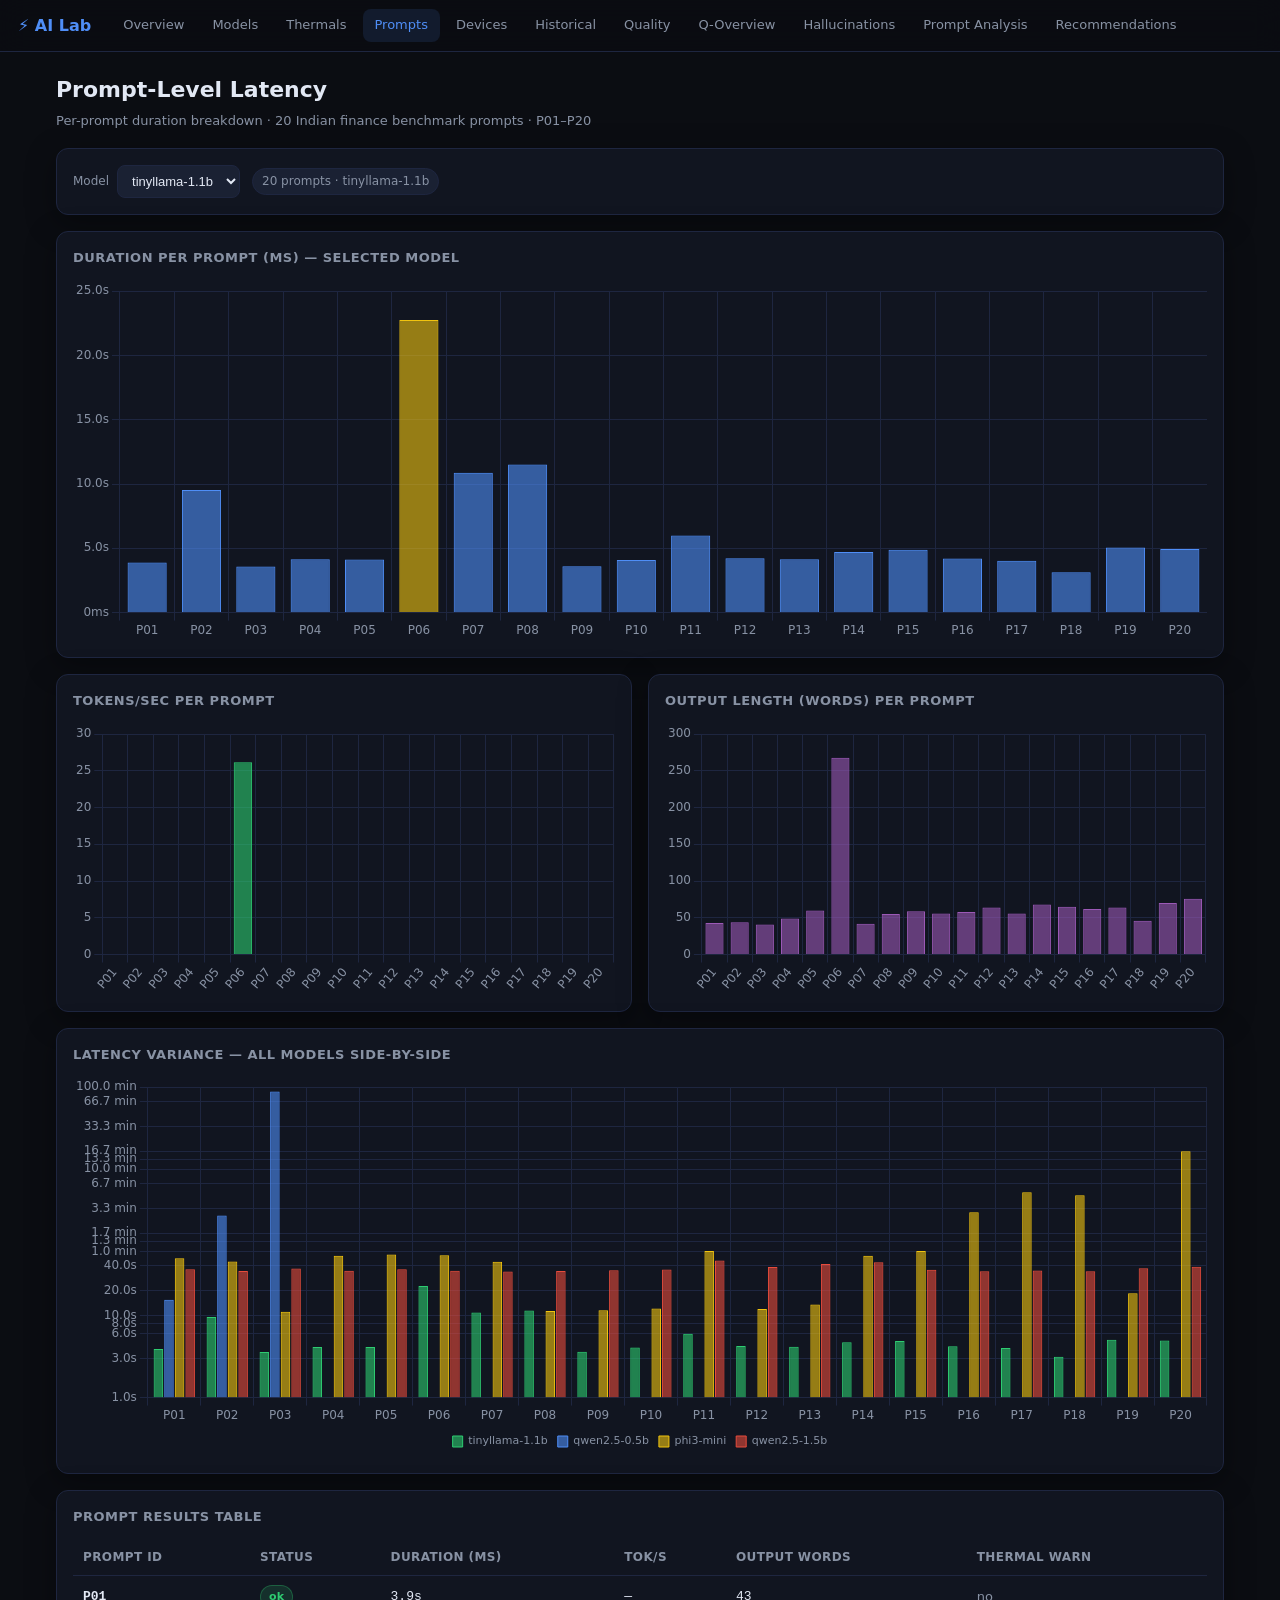
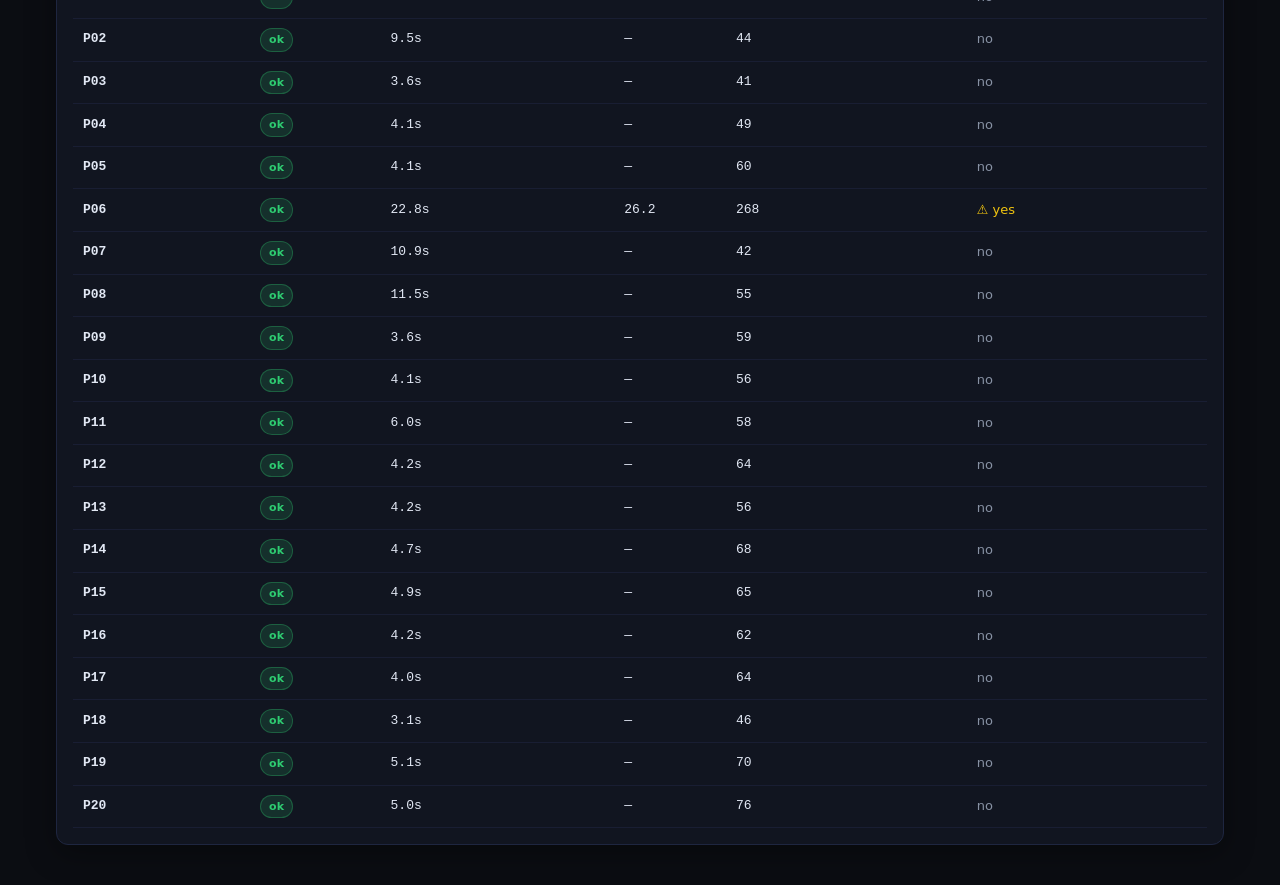
<file: dashboards/prompts.html>
<!doctype html>
<html lang="en">
<head>
  <meta charset="utf-8"/>
  <meta name="viewport" content="width=device-width, initial-scale=1"/>
  <title>AI Lab — Prompt Latency</title>
  <script src="assets/chart.min.js"></script>
  <link rel="stylesheet" href="assets/style.css"/>
</head>
<body>
  <nav class="nav">
    <a href="index.html" class="nav-brand">⚡ AI Lab</a>
    <div class="nav-links">
      <a href="index.html">Overview</a>
      <a href="models.html">Models</a>
      <a href="thermals.html">Thermals</a>
      <a href="prompts.html" class="active">Prompts</a>
      <a href="devices.html">Devices</a>
      <a href="historical.html">Historical</a>
      <a href="quality.html">Quality</a>
      <a href="quality-overview.html">Q-Overview</a>
      <a href="hallucinations.html">Hallucinations</a>
      <a href="prompt-analysis.html">Prompt Analysis</a>
      <a href="recommendations.html">Recommendations</a>
    </div>
  </nav>

  <main class="page-wrap">
    <div class="page-header">
      <h1>Prompt-Level Latency</h1>
      <p class="subtitle">Per-prompt duration breakdown · 20 Indian finance benchmark prompts · P01–P20</p>
    </div>

    <div class="card">
      <div class="filters">
        <div class="filter-group">
          <label>Model</label>
          <select id="modelFilter"></select>
        </div>
        <span class="badge" id="promptChip"></span>
      </div>
    </div>

    <div class="card">
      <div class="card-title">Duration per Prompt (ms) — Selected Model</div>
      <canvas id="chartPromptDuration" style="max-height:360px"></canvas>
    </div>

    <div class="grid-2">
      <div class="card">
        <div class="card-title">Tokens/sec per Prompt</div>
        <canvas id="chartPromptTokSec"></canvas>
      </div>
      <div class="card">
        <div class="card-title">Output Length (words) per Prompt</div>
        <canvas id="chartPromptOutLen"></canvas>
      </div>
    </div>

    <div class="card">
      <div class="card-title">Latency Variance — All Models Side-by-Side</div>
      <canvas id="chartVariance" style="max-height:380px"></canvas>
    </div>

    <div class="card">
      <div class="card-title">Prompt Results Table</div>
      <div class="table-wrap">
        <table id="promptTable">
          <thead>
            <tr>
              <th data-col="prompt_id">Prompt ID</th>
              <th data-col="status">Status</th>
              <th data-col="duration_ms">Duration (ms)</th>
              <th data-col="tokens_per_sec">Tok/s</th>
              <th data-col="out_words">Output words</th>
              <th data-col="thermal_warning">Thermal warn</th>
            </tr>
          </thead>
          <tbody></tbody>
        </table>
      </div>
    </div>
  </main>

  <script src="assets/dash.js"></script>
  <script>
    loadDashboardData("data/dashboard-data.json").then(data => {
      initPromptsPage(data);
    });
  </script>
</body>
</html>
</file>
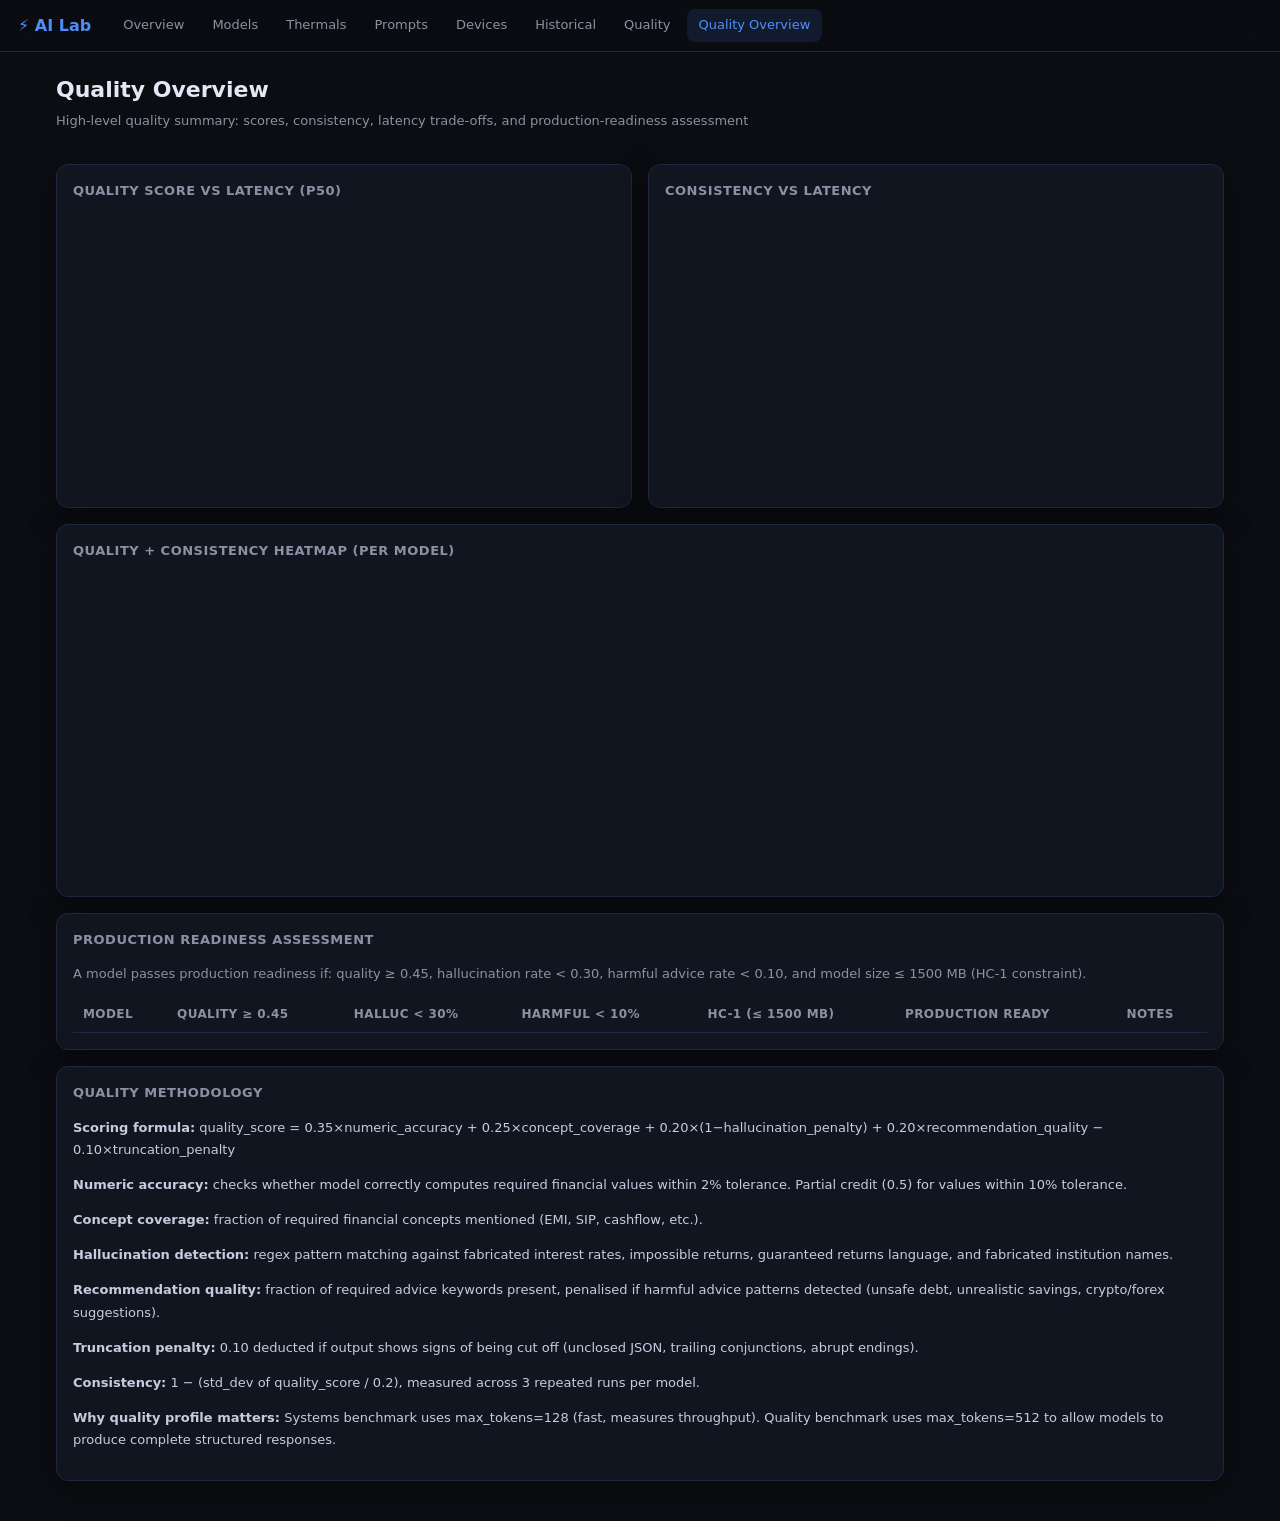
<file: dashboards/quality-overview.html>
<!doctype html>
<html lang="en">
<head>
  <meta charset="utf-8"/>
  <meta name="viewport" content="width=device-width, initial-scale=1"/>
  <title>AI Lab — Quality Overview</title>
  <script src="assets/chart.min.js"></script>
  <link rel="stylesheet" href="assets/style.css"/>
</head>
<body>
  <nav class="nav">
    <a href="index.html" class="nav-brand">⚡ AI Lab</a>
    <div class="nav-links">
      <a href="index.html">Overview</a>
      <a href="models.html">Models</a>
      <a href="thermals.html">Thermals</a>
      <a href="prompts.html">Prompts</a>
      <a href="devices.html">Devices</a>
      <a href="historical.html">Historical</a>
      <a href="quality.html">Quality</a>
      <a href="quality-overview.html" class="active">Quality Overview</a>
    </div>
  </nav>

  <main class="page-wrap">
    <div class="page-header">
      <h1>Quality Overview</h1>
      <p class="subtitle">High-level quality summary: scores, consistency, latency trade-offs, and production-readiness assessment</p>
    </div>

    <div id="kpiRow" class="kpi-row"></div>

    <div class="grid-2">
      <div class="card">
        <div class="card-title">Quality Score vs Latency (p50)</div>
        <canvas id="chartQualVsLatency"></canvas>
      </div>
      <div class="card">
        <div class="card-title">Consistency vs Latency</div>
        <canvas id="chartConsVsLatency"></canvas>
      </div>
    </div>

    <div class="card">
      <div class="card-title">Quality + Consistency Heatmap (per model)</div>
      <canvas id="chartHeatmap"></canvas>
    </div>

    <div class="card">
      <div class="card-title">Production Readiness Assessment</div>
      <p class="muted" style="font-size:13px;margin-bottom:12px">
        A model passes production readiness if: quality ≥ 0.45, hallucination rate &lt; 0.30,
        harmful advice rate &lt; 0.10, and model size ≤ 1500 MB (HC-1 constraint).
      </p>
      <div class="table-wrap">
        <table id="prodTable">
          <thead>
            <tr>
              <th>Model</th>
              <th>Quality ≥ 0.45</th>
              <th>Halluc &lt; 30%</th>
              <th>Harmful &lt; 10%</th>
              <th>HC-1 (≤ 1500 MB)</th>
              <th>Production Ready</th>
              <th>Notes</th>
            </tr>
          </thead>
          <tbody></tbody>
        </table>
      </div>
    </div>

    <div class="card">
      <div class="card-title">Quality Methodology</div>
      <div style="font-size:13px;line-height:1.7;color:#c4cde0">
        <p><strong>Scoring formula:</strong> quality_score = 0.35×numeric_accuracy + 0.25×concept_coverage + 0.20×(1−hallucination_penalty) + 0.20×recommendation_quality − 0.10×truncation_penalty</p>
        <p><strong>Numeric accuracy:</strong> checks whether model correctly computes required financial values within 2% tolerance. Partial credit (0.5) for values within 10% tolerance.</p>
        <p><strong>Concept coverage:</strong> fraction of required financial concepts mentioned (EMI, SIP, cashflow, etc.).</p>
        <p><strong>Hallucination detection:</strong> regex pattern matching against fabricated interest rates, impossible returns, guaranteed returns language, and fabricated institution names.</p>
        <p><strong>Recommendation quality:</strong> fraction of required advice keywords present, penalised if harmful advice patterns detected (unsafe debt, unrealistic savings, crypto/forex suggestions).</p>
        <p><strong>Truncation penalty:</strong> 0.10 deducted if output shows signs of being cut off (unclosed JSON, trailing conjunctions, abrupt endings).</p>
        <p><strong>Consistency:</strong> 1 − (std_dev of quality_score / 0.2), measured across 3 repeated runs per model.</p>
        <p><strong>Why quality profile matters:</strong> Systems benchmark uses max_tokens=128 (fast, measures throughput). Quality benchmark uses max_tokens=512 to allow models to produce complete structured responses.</p>
      </div>
    </div>
  </main>

  <script src="assets/chart.min.js"></script>
  <script src="assets/dash.js"></script>
  <script>
  "use strict";

  const PALETTE = ["#4f8ef7","#2ecc71","#f1c40f","#e74c3c","#9b59b6","#1abc9c","#e67e22"];

  function shortName(n) { return (n||"").replace(/-q4km$/,""); }
  function pct(v) { return v != null ? (v*100).toFixed(1)+"%" : "—"; }

  function checkPill(pass) {
    return pass
      ? `<span class="pill pill-pass">✓</span>`
      : `<span class="pill pill-fail">✗</span>`;
  }

  function scoreBar(v) {
    if (v == null) return "—";
    const p = Math.round(v * 100);
    const col = v >= 0.7 ? "#2ecc71" : v >= 0.45 ? "#f1c40f" : "#e74c3c";
    return `<div class="score-bar-wrap"><div class="score-bar"><div class="score-bar-fill" style="width:${p}%;background:${col}"></div></div><span class="score-num">${v.toFixed(3)}</span></div>`;
  }

  Promise.all([
    loadDashboardData("data/dashboard-data.json").catch(() => null),
    loadDashboardData("data/quality-data.json").catch(() => null),
  ]).then(([perfData, qualData]) => {
    const perfModels = perfData?.model_summaries || [];
    const qualModels = qualData?.model_quality || [];

    renderKpis(qualModels);
    renderQualVsLatency(perfModels, qualModels);
    renderConsVsLatency(perfModels, qualModels);
    renderHeatmap(qualModels);
    renderProdTable(perfModels, qualModels);
  }).catch(err => {
    document.querySelector("main").innerHTML +=
      `<div class="card" style="color:#e74c3c"><div class="card-title">Data not yet generated</div>
       <p>Run <code>python3 ai-lab/analytics/generate_dashboard_data.py</code></p>
       <p style="color:#8892a4;font-size:12px">${err}</p></div>`;
  });

  function renderKpis(models) {
    const el = document.getElementById("kpiRow");
    if (!models.length) return;
    const avgQ = models.reduce((a,b)=>a+(b.quality_score||0),0)/models.length;
    const avgC = models.reduce((a,b)=>a+(b.consistency_score||0),0)/models.length;
    const prodReady = models.filter(m => (m.quality_score||0) >= 0.45 && (m.hallucination_rate||1) < 0.3 && (m.harmful_advice_rate||0) < 0.1).length;
    const best = [...models].sort((a,b)=>(b.quality_score||0)-(a.quality_score||0))[0];
    el.innerHTML = [
      ["Models Evaluated", models.length],
      ["Avg Quality", avgQ.toFixed(3)],
      ["Avg Consistency", avgC.toFixed(3)],
      ["Production Ready", prodReady + "/" + models.length],
      ["Best Model", best ? shortName(best.model) : "—"],
    ].map(([label,val]) =>
      `<div class="kpi-box"><div class="kpi-label">${label}</div><div class="kpi-value">${val}</div></div>`
    ).join("");
  }

  function renderQualVsLatency(perfModels, qualModels) {
    const pts = qualModels.map((q,i) => {
      const p = perfModels.find(m => m.model === q.model);
      return { name: q.model, x: p?.derived?.p50_duration_ms || null, y: q.quality_score || 0, i };
    }).filter(m => m.x != null);

    new Chart(document.getElementById("chartQualVsLatency"), {
      type: "scatter",
      data: {
        datasets: pts.map(m => ({
          label: shortName(m.name),
          data: [{ x: m.x, y: m.y }],
          backgroundColor: PALETTE[m.i % PALETTE.length],
          pointRadius: 10, pointHoverRadius: 13,
        }))
      },
      options: {
        responsive: true,
        plugins: { legend: { display: true, position: "bottom" } },
        scales: {
          x: { title: { display: true, text: "p50 Latency (ms) →" } },
          y: { title: { display: true, text: "Quality Score →" }, min: 0, max: 1 },
        }
      }
    });
  }

  function renderConsVsLatency(perfModels, qualModels) {
    const pts = qualModels.map((q,i) => {
      const p = perfModels.find(m => m.model === q.model);
      return { name: q.model, x: p?.derived?.p50_duration_ms || null, y: q.consistency_score || 0, i };
    }).filter(m => m.x != null);

    new Chart(document.getElementById("chartConsVsLatency"), {
      type: "scatter",
      data: {
        datasets: pts.map(m => ({
          label: shortName(m.name),
          data: [{ x: m.x, y: m.y }],
          backgroundColor: PALETTE[m.i % PALETTE.length],
          pointRadius: 10, pointHoverRadius: 13,
        }))
      },
      options: {
        responsive: true,
        plugins: { legend: { display: true, position: "bottom" } },
        scales: {
          x: { title: { display: true, text: "p50 Latency (ms) →" } },
          y: { title: { display: true, text: "Consistency Score →" }, min: 0, max: 1 },
        }
      }
    });
  }

  function renderHeatmap(models) {
    const sorted = [...models].sort((a,b) => (b.quality_score||0) - (a.quality_score||0));
    new Chart(document.getElementById("chartHeatmap"), {
      type: "bar",
      data: {
        labels: sorted.map(m => shortName(m.model)),
        datasets: [
          { label: "Quality Score",    data: sorted.map(m => m.quality_score||0),    backgroundColor: "#4f8ef799", borderColor: "#4f8ef7", borderWidth: 1 },
          { label: "Consistency",      data: sorted.map(m => m.consistency_score||0),backgroundColor: "#2ecc7199", borderColor: "#2ecc71", borderWidth: 1 },
          { label: "1−Halluc Rate",    data: sorted.map(m => 1-(m.hallucination_rate||0)), backgroundColor: "#f1c40f99", borderColor: "#f1c40f", borderWidth: 1 },
          { label: "Rec Quality",      data: sorted.map(m => m.recommendation_quality_score||0), backgroundColor: "#9b59b699", borderColor: "#9b59b6", borderWidth: 1 },
        ]
      },
      options: {
        responsive: true,
        plugins: { legend: { position: "bottom", labels: { font: { size: 11 }, boxWidth: 10 } } },
        scales: { y: { beginAtZero: true, max: 1 } }
      }
    });
  }

  function renderProdTable(perfModels, qualModels) {
    const tbody = document.querySelector("#prodTable tbody");
    const sorted = [...qualModels].sort((a,b) => (b.quality_score||0) - (a.quality_score||0));
    tbody.innerHTML = sorted.map(m => {
      const perf = perfModels.find(p => p.model === m.model);
      const qPass = (m.quality_score||0) >= 0.45;
      const hPass = (m.hallucination_rate||0) < 0.30;
      const harmPass = (m.harmful_advice_rate == null) || (m.harmful_advice_rate < 0.10);
      const hc1Pass = (perf?.size_mb || 0) <= 1500;
      const prodReady = qPass && hPass && harmPass && hc1Pass;
      const notes = [];
      if (!qPass) notes.push(`quality ${(m.quality_score||0).toFixed(3)} < 0.45`);
      if (!hPass) notes.push(`halluc ${pct(m.hallucination_rate)} ≥ 30%`);
      if (!harmPass) notes.push(`harmful ${pct(m.harmful_advice_rate)} ≥ 10%`);
      if (!hc1Pass) notes.push(`size ${perf?.size_mb}MB > HC-1`);
      if (prodReady) notes.push("all checks passed");
      return `
        <tr>
          <td><b>${shortName(m.model)}</b></td>
          <td>${checkPill(qPass)} <small class="muted">${(m.quality_score||0).toFixed(3)}</small></td>
          <td>${checkPill(hPass)} <small class="muted">${pct(m.hallucination_rate)}</small></td>
          <td>${checkPill(harmPass)} <small class="muted">${pct(m.harmful_advice_rate)}</small></td>
          <td>${checkPill(hc1Pass)} <small class="muted">${perf?.size_mb ? perf.size_mb+"MB" : "—"}</small></td>
          <td>${prodReady
            ? '<span class="badge badge-green">✓ Ready</span>'
            : '<span class="badge badge-red">✗ Not Ready</span>'}</td>
          <td style="font-size:12px;color:#8892a4">${notes.join("; ")}</td>
        </tr>
      `;
    }).join("");
  }
  </script>
</body>
</html>
</file>
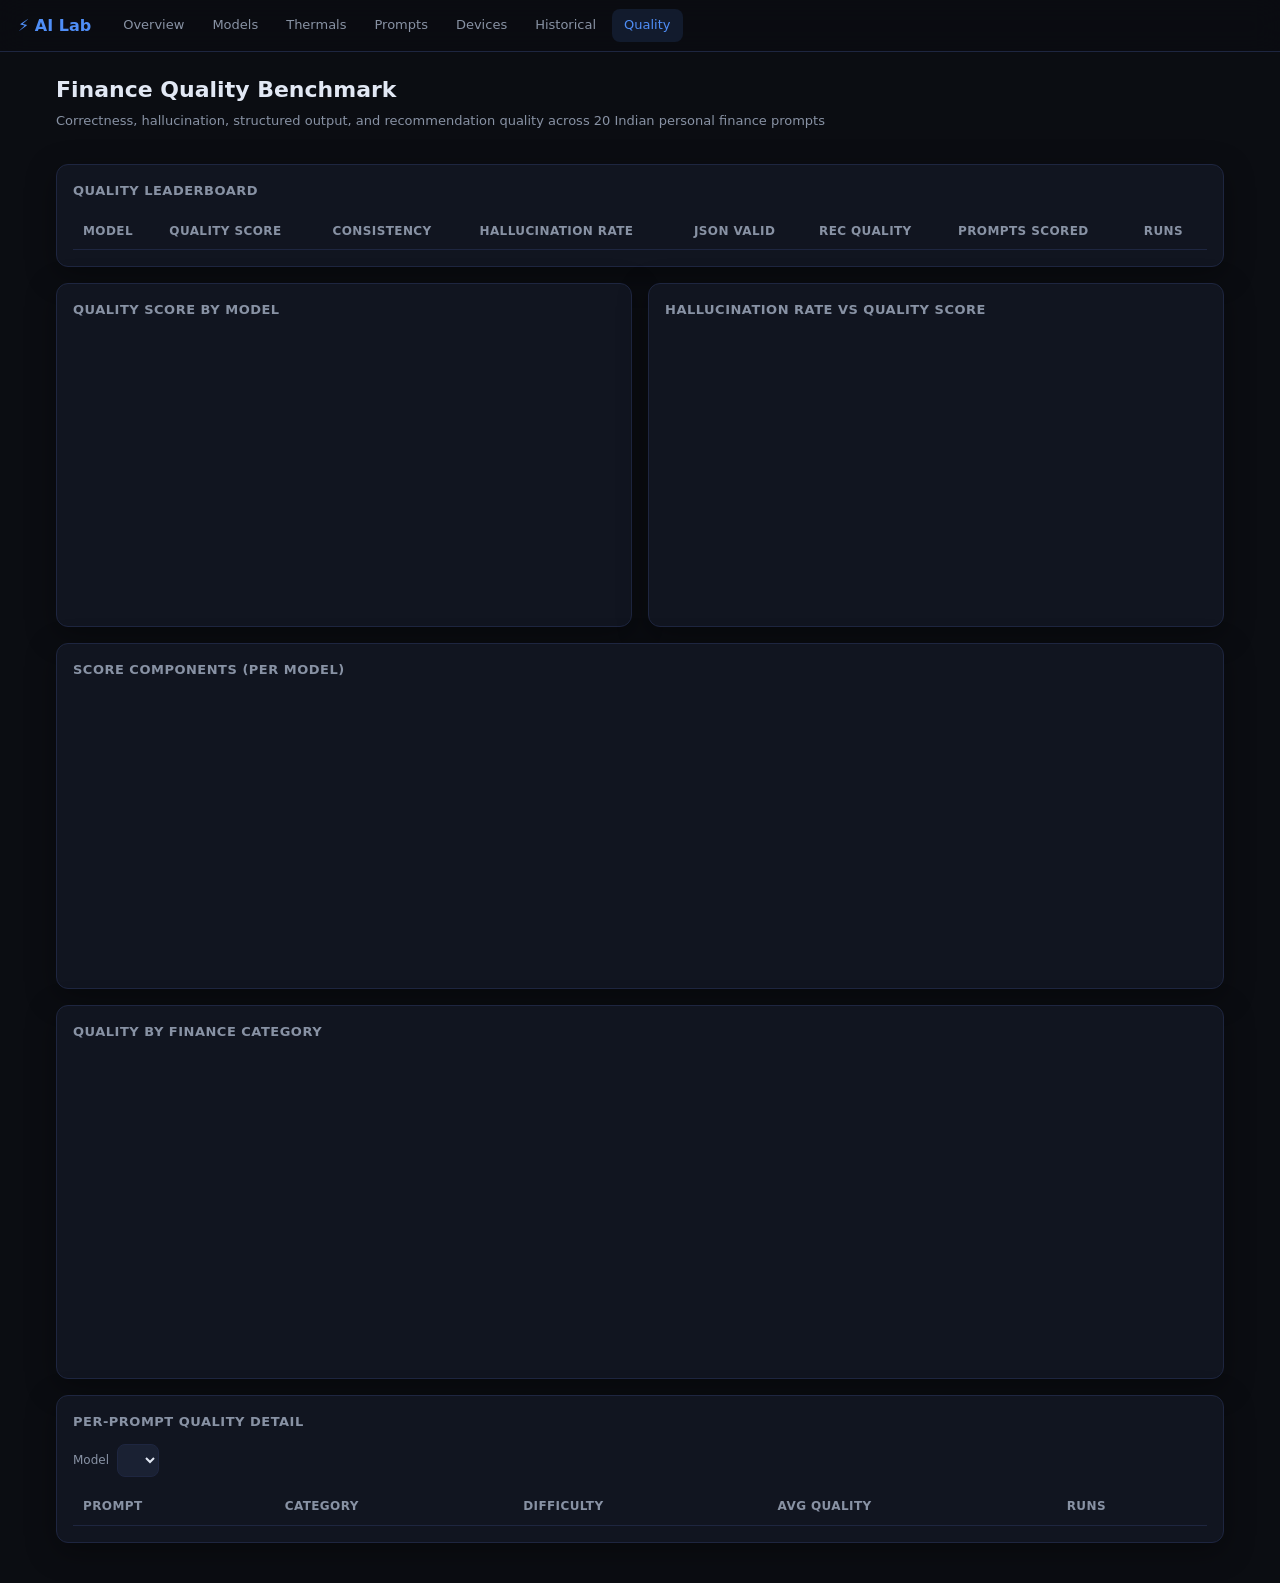
<file: dashboards/quality.html>
<!doctype html>
<html lang="en">
<head>
  <meta charset="utf-8"/>
  <meta name="viewport" content="width=device-width, initial-scale=1"/>
  <title>AI Lab — Finance Quality</title>
  <script src="assets/chart.min.js"></script>
  <link rel="stylesheet" href="assets/style.css"/>
</head>
<body>
  <nav class="nav">
    <a href="index.html" class="nav-brand">⚡ AI Lab</a>
    <div class="nav-links">
      <a href="index.html">Overview</a>
      <a href="models.html">Models</a>
      <a href="thermals.html">Thermals</a>
      <a href="prompts.html">Prompts</a>
      <a href="devices.html">Devices</a>
      <a href="historical.html">Historical</a>
      <a href="quality.html" class="active">Quality</a>
    </div>
  </nav>

  <main class="page-wrap">
    <div class="page-header">
      <h1>Finance Quality Benchmark</h1>
      <p class="subtitle">Correctness, hallucination, structured output, and recommendation quality across 20 Indian personal finance prompts</p>
    </div>

    <!-- Score cards -->
    <div id="scoreCards" class="kpi-row"></div>

    <!-- Leaderboard -->
    <div class="card">
      <div class="card-title">Quality Leaderboard</div>
      <div class="table-wrap">
        <table id="leaderboardTable">
          <thead>
            <tr>
              <th>Model</th>
              <th title="Weighted average of numeric correctness, concept coverage, hallucination penalty, recommendation quality">Quality Score</th>
              <th title="1 − normalised std-dev of quality_score across repeated runs">Consistency</th>
              <th title="Fraction of prompts that triggered a hallucination pattern">Hallucination Rate</th>
              <th title="Fraction of prompts where model produced valid JSON matching expected schema">JSON Valid</th>
              <th title="Fraction of prompts containing required advice keywords, minus harmful advice penalty">Rec Quality</th>
              <th>Prompts Scored</th>
              <th>Runs</th>
            </tr>
          </thead>
          <tbody></tbody>
        </table>
      </div>
    </div>

    <!-- Charts row -->
    <div class="grid-2">
      <div class="card">
        <div class="card-title">Quality Score by Model</div>
        <canvas id="chartQuality"></canvas>
      </div>
      <div class="card">
        <div class="card-title">Hallucination Rate vs Quality Score</div>
        <canvas id="chartHallucVsQuality"></canvas>
      </div>
    </div>

    <!-- Radar: score components per model -->
    <div class="card">
      <div class="card-title">Score Components (per model)</div>
      <div class="grid-2">
        <canvas id="chartRadar"></canvas>
        <div id="radarLegend" style="padding: 14px; display: flex; flex-direction: column; gap: 8px; justify-content: center;"></div>
      </div>
    </div>

    <!-- Category breakdown -->
    <div class="card">
      <div class="card-title">Quality by Finance Category</div>
      <canvas id="chartCategory"></canvas>
    </div>

    <!-- Per-prompt breakdown table -->
    <div class="card">
      <div class="card-title">Per-Prompt Quality Detail</div>
      <div class="filters" style="margin-bottom: 12px;">
        <div class="filter-group">
          <label>Model</label>
          <select id="promptModelFilter"></select>
        </div>
      </div>
      <div class="table-wrap">
        <table id="promptTable">
          <thead>
            <tr>
              <th>Prompt</th>
              <th>Category</th>
              <th>Difficulty</th>
              <th>Avg Quality</th>
              <th>Runs</th>
            </tr>
          </thead>
          <tbody></tbody>
        </table>
      </div>
    </div>
  </main>

  <script src="assets/chart.min.js"></script>
  <script src="assets/dash.js"></script>
  <script>
  "use strict";

  const PALETTE = ["#4f8ef7","#2ecc71","#f1c40f","#e74c3c","#9b59b6","#1abc9c","#e67e22"];

  function fmt(v, d=3) {
    if (v === null || v === undefined) return "—";
    return typeof v === "number" ? v.toFixed(d) : String(v);
  }

  function pct(v) {
    if (v === null || v === undefined) return "—";
    return (v * 100).toFixed(1) + "%";
  }

  function scoreBar(v) {
    if (v === null || v === undefined) return "—";
    const p = Math.round(v * 100);
    const col = v >= 0.7 ? "#2ecc71" : v >= 0.45 ? "#f1c40f" : "#e74c3c";
    return `<div class="score-bar-wrap">
      <div class="score-bar"><div class="score-bar-fill" style="width:${p}%;background:${col}"></div></div>
      <span class="score-num">${v.toFixed(3)}</span>
    </div>`;
  }

  function hallucPill(rate) {
    if (rate === null || rate === undefined) return "—";
    const pctVal = (rate * 100).toFixed(0);
    const cls = rate < 0.1 ? "pill-pass" : rate < 0.3 ? "pill-warn" : "pill-fail";
    return `<span class="pill ${cls}">${pctVal}%</span>`;
  }

  function diffClass(d) {
    return d === "easy" ? "pill-pass" : d === "medium" ? "pill-warn" : "pill-fail";
  }

  loadDashboardData("data/quality-data.json").then(data => {
    const models = data.model_quality || [];
    renderScoreCards(models);
    renderLeaderboard(models);
    renderQualityChart(models);
    renderScatterChart(models);
    renderRadarChart(models);
    renderCategoryChart(models);
    initPromptTable(models);
  }).catch(err => {
    document.querySelector("main").innerHTML +=
      `<div class="card" style="color:#e74c3c">
        <div class="card-title">Quality data not yet generated</div>
        <p>Run <code>python3 ai-lab/quality/evaluate_quality.py</code> then <code>python3 ai-lab/analytics/generate_dashboard_data.py</code> to generate quality scores.</p>
        <p style="color:#8892a4;font-size:12px">${err}</p>
      </div>`;
  });

  function renderScoreCards(models) {
    const el = document.getElementById("scoreCards");
    if (!models.length) return;
    const passing = models.filter(m => (m.quality_score || 0) >= 0.45);
    const avgQ = models.reduce((a,b) => a + (b.quality_score||0), 0) / models.length;
    const avgH = models.reduce((a,b) => a + (b.hallucination_rate||0), 0) / models.length;
    const avgJ = models.reduce((a,b) => a + (b.structured_output_success_rate||0), 0) / models.length;
    const best = [...models].sort((a,b) => (b.quality_score||0) - (a.quality_score||0))[0];
    const cards = [
      ["Models Evaluated", models.length],
      ["Avg Quality Score", avgQ.toFixed(3)],
      ["Avg Hallucination Rate", pct(avgH)],
      ["Avg JSON Valid Rate", pct(avgJ)],
      ["Best Model", best ? shortName(best.model) : "—"],
      ["Best Quality", best ? best.quality_score.toFixed(3) : "—"],
    ];
    el.innerHTML = cards.map(([label, val]) =>
      `<div class="kpi-box"><div class="kpi-label">${label}</div><div class="kpi-value">${val}</div></div>`
    ).join("");
  }

  function shortName(n) { return (n||"").replace(/-q4km$/,""); }

  function renderLeaderboard(models) {
    const tbody = document.querySelector("#leaderboardTable tbody");
    const sorted = [...models].sort((a,b) => (b.quality_score||0) - (a.quality_score||0));
    tbody.innerHTML = sorted.map((m,i) => `
      <tr>
        <td><b>${i+1}.</b> ${shortName(m.model)}</td>
        <td>${scoreBar(m.quality_score)}</td>
        <td>${scoreBar(m.consistency_score)}</td>
        <td>${hallucPill(m.hallucination_rate)}</td>
        <td>${scoreBar(m.structured_output_success_rate)}</td>
        <td>${scoreBar(m.recommendation_quality_score)}</td>
        <td class="mono">${m.prompts_scored || "—"}</td>
        <td class="mono">${m.runs_evaluated || "—"}</td>
      </tr>
    `).join("");
  }

  function renderQualityChart(models) {
    const ctx = document.getElementById("chartQuality");
    const sorted = [...models].sort((a,b) => (b.quality_score||0) - (a.quality_score||0));
    new Chart(ctx, {
      type: "bar",
      data: {
        labels: sorted.map(m => shortName(m.model)),
        datasets: [
          { label: "Quality Score",    data: sorted.map(m => m.quality_score||0),                   backgroundColor: "#4f8ef799", borderColor: "#4f8ef7", borderWidth: 1 },
          { label: "Rec Quality",      data: sorted.map(m => m.recommendation_quality_score||0),    backgroundColor: "#2ecc7199", borderColor: "#2ecc71", borderWidth: 1 },
          { label: "JSON Valid Rate",  data: sorted.map(m => m.structured_output_success_rate||0),  backgroundColor: "#f1c40f99", borderColor: "#f1c40f", borderWidth: 1 },
        ]
      },
      options: { responsive: true, scales: { y: { beginAtZero: true, max: 1 } } }
    });
  }

  function renderScatterChart(models) {
    const ctx = document.getElementById("chartHallucVsQuality");
    new Chart(ctx, {
      type: "scatter",
      data: {
        datasets: models.map((m, i) => ({
          label: shortName(m.model),
          data: [{ x: (m.hallucination_rate||0), y: (m.quality_score||0) }],
          backgroundColor: PALETTE[i % PALETTE.length],
          pointRadius: 8,
          pointHoverRadius: 10,
        }))
      },
      options: {
        responsive: true,
        plugins: { legend: { display: true, position: "bottom" } },
        scales: {
          x: { title: { display: true, text: "Hallucination Rate →" }, min: 0, max: 1 },
          y: { title: { display: true, text: "Quality Score →" }, min: 0, max: 1 }
        }
      }
    });
  }

  function renderRadarChart(models) {
    const ctx = document.getElementById("chartRadar");
    const labels = ["Quality", "Consistency", "1−Hallucination", "JSON Valid", "Rec Quality"];
    new Chart(ctx, {
      type: "radar",
      data: {
        labels,
        datasets: models.map((m, i) => ({
          label: shortName(m.model),
          data: [
            m.quality_score || 0,
            m.consistency_score || 0,
            1 - (m.hallucination_rate || 0),
            m.structured_output_success_rate || 0,
            m.recommendation_quality_score || 0,
          ],
          borderColor: PALETTE[i % PALETTE.length],
          backgroundColor: PALETTE[i % PALETTE.length] + "22",
          borderWidth: 2,
          pointRadius: 3,
        }))
      },
      options: {
        responsive: true,
        plugins: { legend: { display: false } },
        scales: { r: { beginAtZero: true, max: 1, ticks: { stepSize: 0.2 } } }
      }
    });
    const legend = document.getElementById("radarLegend");
    legend.innerHTML = models.map((m, i) =>
      `<div style="display:flex;align-items:center;gap:8px">
        <div style="width:14px;height:14px;border-radius:3px;background:${PALETTE[i%PALETTE.length]}"></div>
        <span style="font-size:13px">${shortName(m.model)}</span>
      </div>`
    ).join("");
  }

  function renderCategoryChart(models) {
    const ctx = document.getElementById("chartCategory");
    // Collect all category keys
    const allCats = new Set();
    models.forEach(m => Object.keys(m.category_quality || {}).forEach(c => allCats.add(c)));
    const cats = [...allCats].sort();
    new Chart(ctx, {
      type: "bar",
      data: {
        labels: cats.map(c => c.replace(/_/g," ")),
        datasets: models.map((m, i) => ({
          label: shortName(m.model),
          data: cats.map(c => (m.category_quality || {})[c] ?? null),
          backgroundColor: PALETTE[i % PALETTE.length] + "99",
          borderColor: PALETTE[i % PALETTE.length],
          borderWidth: 1,
        }))
      },
      options: {
        responsive: true,
        scales: { y: { beginAtZero: true, max: 1, title: { display: true, text: "Quality Score" } } }
      }
    });
  }

  function initPromptTable(models) {
    const sel = document.getElementById("promptModelFilter");
    models.forEach(m => {
      const o = document.createElement("option");
      o.value = m.model;
      o.textContent = shortName(m.model);
      sel.appendChild(o);
    });
    if (models.length) sel.value = models[0].model;
    sel.addEventListener("change", () => renderPromptTable(models, sel.value));
    renderPromptTable(models, sel.value);
  }

  function renderPromptTable(models, modelName) {
    const m = models.find(x => x.model === modelName);
    const tbody = document.querySelector("#promptTable tbody");
    if (!m || !m.prompt_quality_summary) { tbody.innerHTML = ""; return; }
    tbody.innerHTML = m.prompt_quality_summary.map(p => `
      <tr>
        <td class="mono">${p.prompt_id}</td>
        <td>—</td>
        <td>—</td>
        <td>${scoreBar(p.avg_quality)}</td>
        <td class="mono">${p.runs}</td>
      </tr>
    `).join("");
  }
  </script>
</body>
</html>
</file>
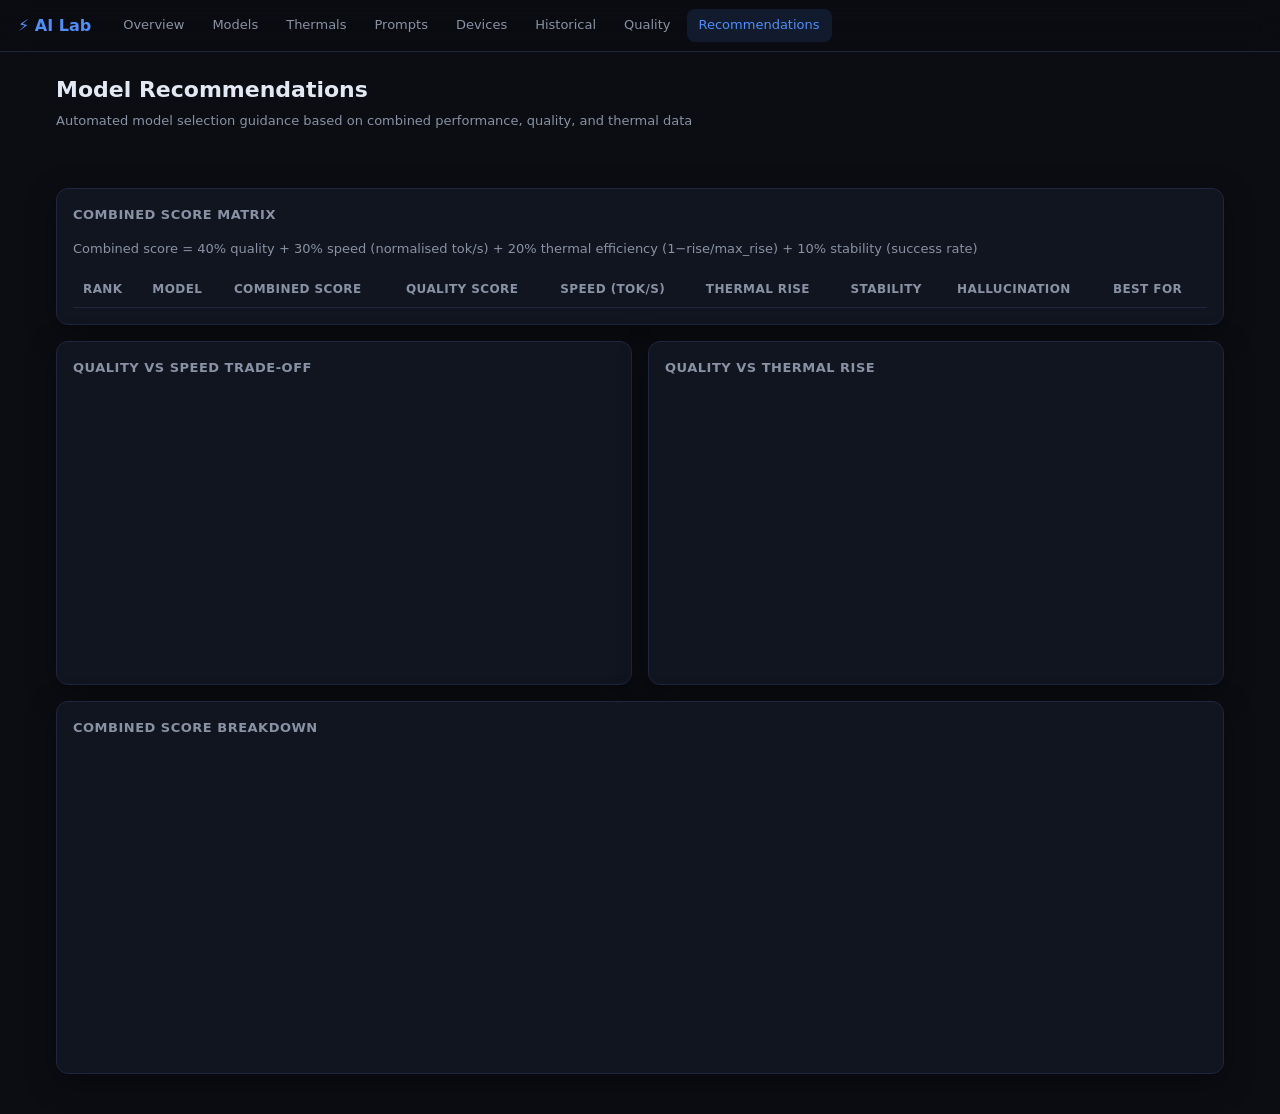
<file: dashboards/recommendations.html>
<!doctype html>
<html lang="en">
<head>
  <meta charset="utf-8"/>
  <meta name="viewport" content="width=device-width, initial-scale=1"/>
  <title>AI Lab — Model Recommendations</title>
  <script src="assets/chart.min.js"></script>
  <link rel="stylesheet" href="assets/style.css"/>
</head>
<body>
  <nav class="nav">
    <a href="index.html" class="nav-brand">⚡ AI Lab</a>
    <div class="nav-links">
      <a href="index.html">Overview</a>
      <a href="models.html">Models</a>
      <a href="thermals.html">Thermals</a>
      <a href="prompts.html">Prompts</a>
      <a href="devices.html">Devices</a>
      <a href="historical.html">Historical</a>
      <a href="quality.html">Quality</a>
      <a href="recommendations.html" class="active">Recommendations</a>
    </div>
  </nav>

  <main class="page-wrap">
    <div class="page-header">
      <h1>Model Recommendations</h1>
      <p class="subtitle">Automated model selection guidance based on combined performance, quality, and thermal data</p>
    </div>

    <div id="recCards" style="display:grid;grid-template-columns:repeat(auto-fit,minmax(280px,1fr));gap:16px;margin-bottom:24px"></div>

    <div class="card">
      <div class="card-title">Combined Score Matrix</div>
      <p class="muted" style="font-size:13px;margin-bottom:12px">
        Combined score = 40% quality + 30% speed (normalised tok/s) + 20% thermal efficiency (1−rise/max_rise) + 10% stability (success rate)
      </p>
      <div class="table-wrap">
        <table id="recTable">
          <thead>
            <tr>
              <th>Rank</th>
              <th>Model</th>
              <th>Combined Score</th>
              <th>Quality Score</th>
              <th>Speed (tok/s)</th>
              <th>Thermal Rise</th>
              <th>Stability</th>
              <th>Hallucination</th>
              <th>Best For</th>
            </tr>
          </thead>
          <tbody></tbody>
        </table>
      </div>
    </div>

    <div class="grid-2">
      <div class="card">
        <div class="card-title">Quality vs Speed Trade-off</div>
        <canvas id="chartQualVsSpeed"></canvas>
      </div>
      <div class="card">
        <div class="card-title">Quality vs Thermal Rise</div>
        <canvas id="chartQualVsThermal"></canvas>
      </div>
    </div>

    <div class="card">
      <div class="card-title">Combined Score Breakdown</div>
      <canvas id="chartCombined"></canvas>
    </div>
  </main>

  <script src="assets/chart.min.js"></script>
  <script src="assets/dash.js"></script>
  <script>
  "use strict";

  const PALETTE = ["#4f8ef7","#2ecc71","#f1c40f","#e74c3c","#9b59b6","#1abc9c","#e67e22"];

  function shortName(n) { return (n||"").replace(/-q4km$/,""); }
  function fmt1(v) { return v != null ? v.toFixed(1) : "—"; }
  function fmt3(v) { return v != null ? v.toFixed(3) : "—"; }
  function pct(v) { return v != null ? (v*100).toFixed(1)+"%" : "—"; }

  function scoreBar(v) {
    if (v == null) return "—";
    const p = Math.round(v * 100);
    const col = v >= 0.7 ? "#2ecc71" : v >= 0.45 ? "#f1c40f" : "#e74c3c";
    return `<div class="score-bar-wrap"><div class="score-bar"><div class="score-bar-fill" style="width:${p}%;background:${col}"></div></div><span class="score-num">${v.toFixed(3)}</span></div>`;
  }

  function computeCombined(perf, qual) {
    const qualScore = qual ? (qual.quality_score || 0) : 0;
    const hallucPenalty = qual ? (qual.hallucination_rate || 0) * 0.2 : 0;
    return { qualScore, hallucPenalty };
  }

  Promise.all([
    loadDashboardData("data/dashboard-data.json").catch(() => null),
    loadDashboardData("data/quality-data.json").catch(() => null),
  ]).then(([perfData, qualData]) => {
    const perfModels = (perfData?.model_summaries || []);
    const qualModels = (qualData?.model_quality || []);

    // Build combined model list
    const allModelNames = new Set([
      ...perfModels.map(m => m.model),
      ...qualModels.map(m => m.model),
    ]);

    const combined = [...allModelNames].map(name => {
      const perf = perfModels.find(m => m.model === name);
      const qual = qualModels.find(m => m.model === name);
      return { name, perf, qual };
    });

    // Compute normalised scores
    const maxTokS = Math.max(1, ...combined.map(m => m.perf?.derived?.avg_tokens_per_sec || 0));
    const maxRise = Math.max(1, ...combined.map(m => {
      const d = m.perf?.derived || {};
      return d.max_temp_after_c != null && d.max_temp_before_c != null
        ? d.max_temp_after_c - d.max_temp_before_c : 0;
    }));

    const scored = combined.map(m => {
      const d = m.perf?.derived || {};
      const qualScore = m.qual?.quality_score || 0;
      const speed = (d.avg_tokens_per_sec || 0) / maxTokS;
      const rise = (d.max_temp_after_c != null && d.max_temp_before_c != null)
        ? d.max_temp_after_c - d.max_temp_before_c : null;
      const thermal = rise != null ? Math.max(0, 1 - rise / maxRise) : 0.5;
      const total = (d.success || 0) + (d.error || 0) + (d.timeout || 0);
      const stability = total > 0 ? (d.success || 0) / total : 0;
      const hallucPenalty = (m.qual?.hallucination_rate || 0) * 0.15;
      const combined_score = Math.max(0, 0.40*qualScore + 0.30*speed + 0.20*thermal + 0.10*stability - hallucPenalty);
      return { ...m, qualScore, speed, rise, thermal, stability, combined_score };
    }).sort((a,b) => b.combined_score - a.combined_score);

    renderRecCards(scored);
    renderRecTable(scored);
    renderScatterQualSpeed(scored);
    renderScatterQualThermal(scored);
    renderCombinedBreakdown(scored);
  }).catch(err => {
    document.querySelector("main").innerHTML +=
      `<div class="card" style="color:#e74c3c"><div class="card-title">Data not yet generated</div>
       <p>Run <code>python3 ai-lab/analytics/generate_dashboard_data.py</code></p>
       <p style="color:#8892a4;font-size:12px">${err}</p></div>`;
  });

  function bestFor(m, rank) {
    const tags = [];
    if (rank === 0) tags.push("🏆 Best Overall");
    if (m.qualScore >= 0.5) tags.push("✅ Best Quality");
    if (m.speed >= 0.9) tags.push("⚡ Fastest");
    if (m.rise != null && m.rise < 3) tags.push("❄️ Coolest");
    if ((m.qual?.hallucination_rate||1) < 0.05) tags.push("🎯 Low Hallucination");
    if ((m.perf?.size_mb||9999) < 600) tags.push("📦 Smallest");
    if (!tags.length) tags.push("—");
    return tags.join(" · ");
  }

  function renderRecCards(scored) {
    const container = document.getElementById("recCards");
    const top = scored.slice(0, 4);
    const titles = ["🏆 Best Overall", "⚡ Fastest", "❄️ Best Thermal", "✅ Best Quality"];
    const picks = [
      scored[0],
      [...scored].sort((a,b)=>b.speed-a.speed)[0],
      [...scored].filter(m=>m.rise!=null).sort((a,b)=>(a.rise||99)-(b.rise||99))[0],
      [...scored].sort((a,b)=>b.qualScore-a.qualScore)[0],
    ];
    picks.forEach((m, i) => {
      if (!m) return;
      const col = ["#2ecc71","#4f8ef7","#1abc9c","#9b59b6"][i];
      container.insertAdjacentHTML("beforeend", `
        <div class="card" style="border-left: 4px solid ${col}">
          <div class="card-title" style="color:${col}">${titles[i]}</div>
          <div style="font-size:18px;font-weight:700;margin-bottom:8px">${shortName(m.name)}</div>
          <div style="display:grid;grid-template-columns:1fr 1fr;gap:6px;font-size:13px">
            <span class="muted">Quality</span><span>${m.qualScore.toFixed(3)}</span>
            <span class="muted">Speed</span><span>${fmt1(m.perf?.derived?.avg_tokens_per_sec)} tok/s</span>
            <span class="muted">Temp Rise</span><span>${m.rise != null ? "+" + m.rise.toFixed(1) + "°C" : "—"}</span>
            <span class="muted">Combined</span><span>${m.combined_score.toFixed(3)}</span>
          </div>
        </div>
      `);
    });
  }

  function renderRecTable(scored) {
    const tbody = document.querySelector("#recTable tbody");
    tbody.innerHTML = scored.map((m, i) => `
      <tr>
        <td class="mono"><b>${i+1}</b></td>
        <td><b>${shortName(m.name)}</b></td>
        <td>${scoreBar(m.combined_score)}</td>
        <td>${scoreBar(m.qualScore||null)}</td>
        <td class="mono">${fmt1(m.perf?.derived?.avg_tokens_per_sec)}</td>
        <td class="mono">${m.rise != null ? (m.rise > 0 ? "+" : "") + m.rise.toFixed(1) + "°C" : "—"}</td>
        <td class="mono">${pct(m.stability)}</td>
        <td class="mono">${pct(m.qual?.hallucination_rate)}</td>
        <td style="font-size:12px">${bestFor(m, i)}</td>
      </tr>
    `).join("");
  }

  function renderScatterQualSpeed(scored) {
    new Chart(document.getElementById("chartQualVsSpeed"), {
      type: "scatter",
      data: {
        datasets: scored.map((m,i) => ({
          label: shortName(m.name),
          data: [{ x: m.perf?.derived?.avg_tokens_per_sec || 0, y: m.qualScore }],
          backgroundColor: PALETTE[i%PALETTE.length],
          pointRadius: 10, pointHoverRadius: 13,
        }))
      },
      options: {
        responsive: true,
        plugins: { legend: { display: true, position: "bottom" } },
        scales: {
          x: { title: { display: true, text: "Speed (tok/s) →" }, beginAtZero: true },
          y: { title: { display: true, text: "Quality Score →" }, min: 0, max: 1 },
        }
      }
    });
  }

  function renderScatterQualThermal(scored) {
    const withThermal = scored.filter(m => m.rise != null);
    new Chart(document.getElementById("chartQualVsThermal"), {
      type: "scatter",
      data: {
        datasets: withThermal.map((m,i) => ({
          label: shortName(m.name),
          data: [{ x: m.rise, y: m.qualScore }],
          backgroundColor: PALETTE[i%PALETTE.length],
          pointRadius: 10, pointHoverRadius: 13,
        }))
      },
      options: {
        responsive: true,
        plugins: { legend: { display: true, position: "bottom" } },
        scales: {
          x: { title: { display: true, text: "Thermal Rise (°C) →" } },
          y: { title: { display: true, text: "Quality Score →" }, min: 0, max: 1 },
        }
      }
    });
  }

  function renderCombinedBreakdown(scored) {
    const labels = scored.map(m => shortName(m.name));
    new Chart(document.getElementById("chartCombined"), {
      type: "bar",
      data: {
        labels,
        datasets: [
          { label: "Quality (40%)",   data: scored.map(m => m.qualScore * 0.40),  backgroundColor: "#4f8ef799", borderColor: "#4f8ef7", borderWidth: 1 },
          { label: "Speed (30%)",     data: scored.map(m => m.speed * 0.30),      backgroundColor: "#2ecc7199", borderColor: "#2ecc71", borderWidth: 1 },
          { label: "Thermal (20%)",   data: scored.map(m => m.thermal * 0.20),    backgroundColor: "#1abc9c99", borderColor: "#1abc9c", borderWidth: 1 },
          { label: "Stability (10%)", data: scored.map(m => m.stability * 0.10),  backgroundColor: "#f1c40f99", borderColor: "#f1c40f", borderWidth: 1 },
        ]
      },
      options: {
        responsive: true,
        plugins: { legend: { position: "bottom", labels: { font: { size: 11 }, boxWidth: 10 } } },
        scales: {
          x: { stacked: true },
          y: { stacked: true, beginAtZero: true, max: 1.0 },
        }
      }
    });
  }
  </script>
</body>
</html>
</file>
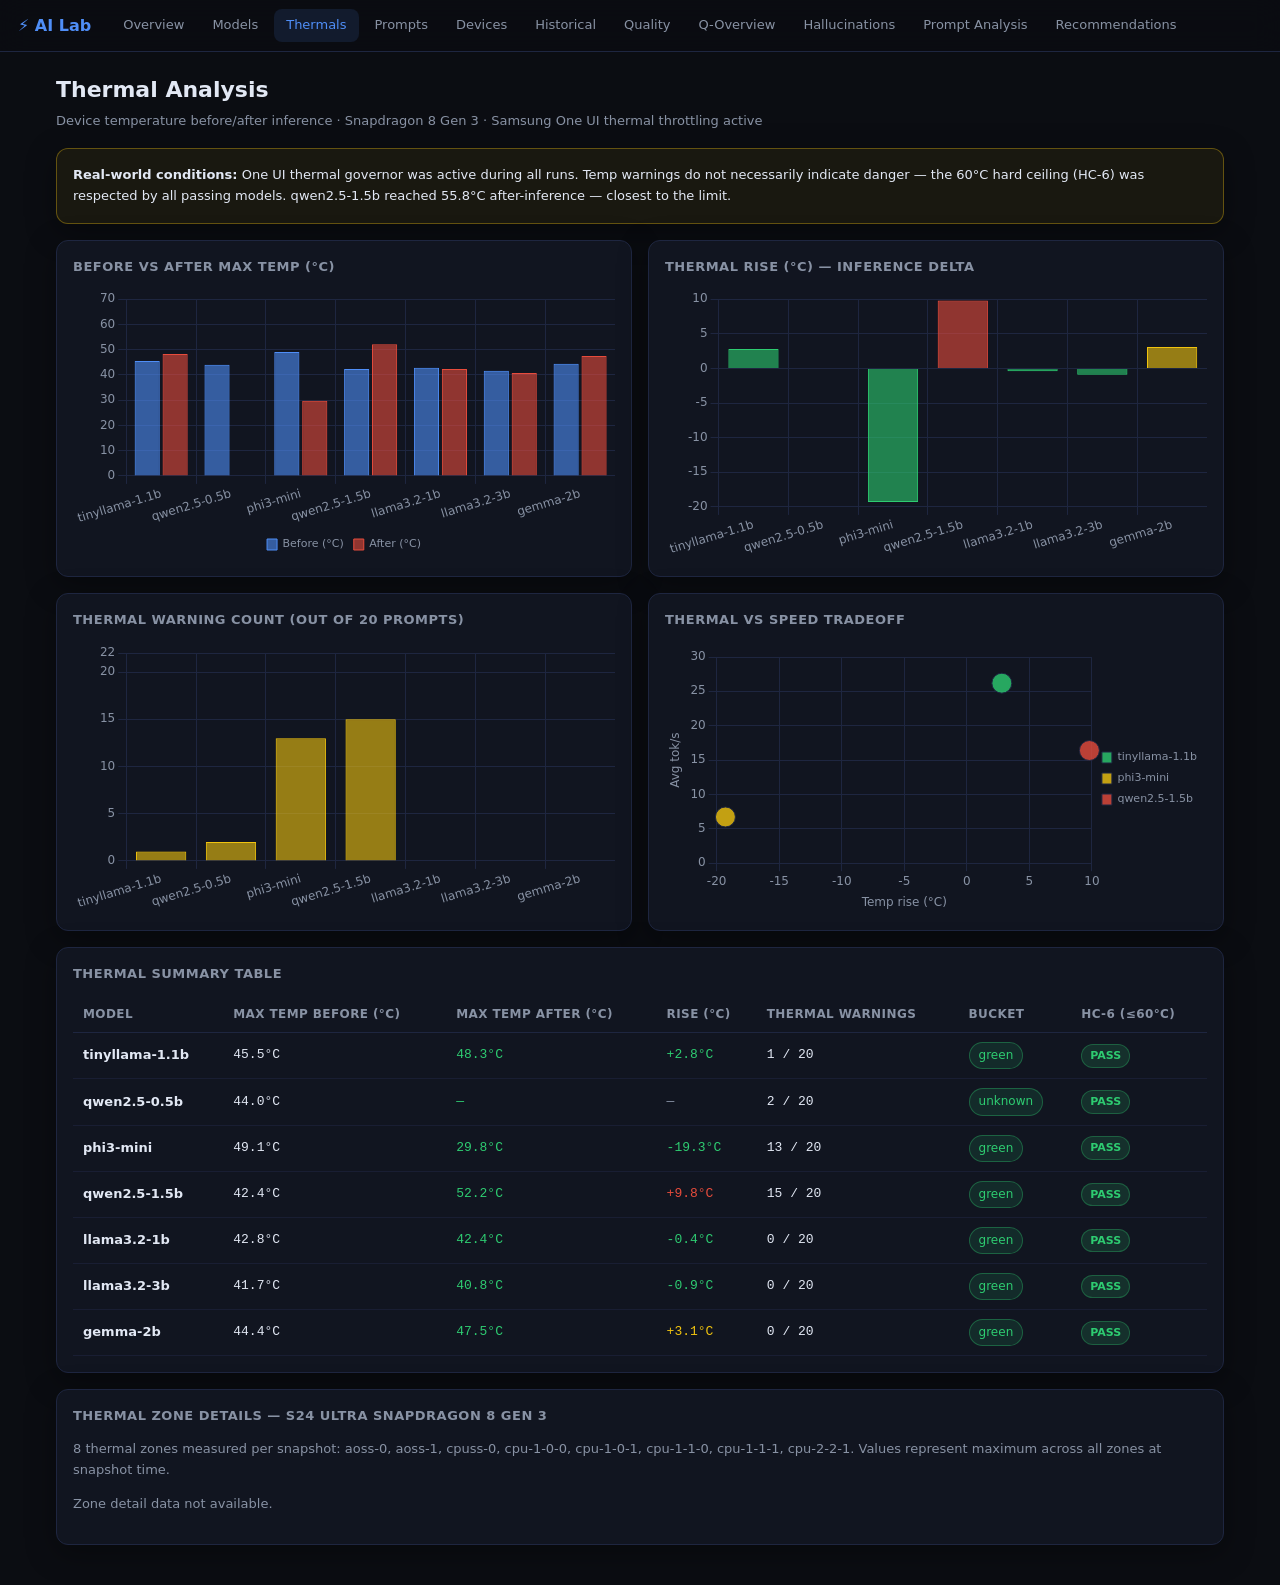
<file: dashboards/thermals.html>
<!doctype html>
<html lang="en">
<head>
  <meta charset="utf-8"/>
  <meta name="viewport" content="width=device-width, initial-scale=1"/>
  <title>AI Lab — Thermal Analysis</title>
  <script src="assets/chart.min.js"></script>
  <link rel="stylesheet" href="assets/style.css"/>
</head>
<body>
  <nav class="nav">
    <a href="index.html" class="nav-brand">⚡ AI Lab</a>
    <div class="nav-links">
      <a href="index.html">Overview</a>
      <a href="models.html">Models</a>
      <a href="thermals.html" class="active">Thermals</a>
      <a href="prompts.html">Prompts</a>
      <a href="devices.html">Devices</a>
      <a href="historical.html">Historical</a>
      <a href="quality.html">Quality</a>
      <a href="quality-overview.html">Q-Overview</a>
      <a href="hallucinations.html">Hallucinations</a>
      <a href="prompt-analysis.html">Prompt Analysis</a>
      <a href="recommendations.html">Recommendations</a>
    </div>
  </nav>

  <main class="page-wrap">
    <div class="page-header">
      <h1>Thermal Analysis</h1>
      <p class="subtitle">Device temperature before/after inference · Snapdragon 8 Gen 3 · Samsung One UI thermal throttling active</p>
    </div>

    <div class="card callout-warn">
      <strong>Real-world conditions:</strong> One UI thermal governor was active during all runs.
      Temp warnings do not necessarily indicate danger — the 60°C hard ceiling (HC-6) was respected by all passing models.
      qwen2.5-1.5b reached 55.8°C after-inference — closest to the limit.
    </div>

    <div class="grid-2">
      <div class="card">
        <div class="card-title">Before vs After Max Temp (°C)</div>
        <canvas id="chartBeforeAfter"></canvas>
      </div>
      <div class="card">
        <div class="card-title">Thermal Rise (°C) — Inference Delta</div>
        <canvas id="chartThermalRise"></canvas>
      </div>
    </div>

    <div class="grid-2">
      <div class="card">
        <div class="card-title">Thermal Warning Count (out of 20 prompts)</div>
        <canvas id="chartWarnCount"></canvas>
      </div>
      <div class="card">
        <div class="card-title">Thermal vs Speed Tradeoff</div>
        <canvas id="chartThermalVsSpeed"></canvas>
      </div>
    </div>

    <div class="card">
      <div class="card-title">Thermal Summary Table</div>
      <div class="table-wrap">
        <table id="thermalTable">
          <thead>
            <tr>
              <th data-col="model">Model</th>
              <th data-col="before">Max Temp Before (°C)</th>
              <th data-col="after">Max Temp After (°C)</th>
              <th data-col="rise">Rise (°C)</th>
              <th data-col="warnings">Thermal Warnings</th>
              <th data-col="bucket">Bucket</th>
              <th data-col="hc6">HC-6 (≤60°C)</th>
            </tr>
          </thead>
          <tbody></tbody>
        </table>
      </div>
    </div>

    <div class="card">
      <div class="card-title">Thermal Zone Details — S24 Ultra Snapdragon 8 Gen 3</div>
      <p class="muted" style="font-size:13px;margin:0 0 12px">
        8 thermal zones measured per snapshot: aoss-0, aoss-1, cpuss-0, cpu-1-0-0, cpu-1-0-1, cpu-1-1-0, cpu-1-1-1, cpu-2-2-1.
        Values represent maximum across all zones at snapshot time.
      </p>
      <div id="thermalZoneTable"></div>
    </div>
  </main>

  <script src="assets/dash.js"></script>
  <script>
    loadDashboardData("data/dashboard-data.json").then(data => {
      initThermalsPage(data);
    });
  </script>
</body>
</html>
</file>
<file: dashboards/assets/style.css>
/* AI Lab Dashboard — dark theme, mobile-first */
:root {
  --bg: #0b0d12;
  --surface: #111520;
  --panel: #161b2e;
  --border: #1e2640;
  --text: #e2e8f4;
  --muted: #8892a4;
  --accent: #4f8ef7;
  --good: #2ecc71;
  --warn: #f1c40f;
  --bad: #e74c3c;
  --chip-bg: #1a2133;
  --nav-h: 52px;
  --mono: ui-monospace, "SFMono-Regular", Menlo, Monaco, Consolas, monospace;
  --sans: ui-sans-serif, system-ui, -apple-system, "Segoe UI", Roboto, Arial, sans-serif;
  --radius: 12px;
  --shadow: 0 8px 30px rgba(0,0,0,0.35);
}

*, *::before, *::after { box-sizing: border-box; }

html { scroll-behavior: smooth; }

body {
  margin: 0;
  background: var(--bg);
  color: var(--text);
  font-family: var(--sans);
  font-size: 14px;
  line-height: 1.6;
}

/* ── Navigation ─────────────────────────────────────── */
.nav {
  position: sticky;
  top: 0;
  z-index: 100;
  height: var(--nav-h);
  display: flex;
  align-items: center;
  gap: 20px;
  padding: 0 18px;
  background: rgba(11,13,18,0.92);
  backdrop-filter: blur(14px);
  border-bottom: 1px solid var(--border);
}

.nav-brand {
  font-weight: 700;
  font-size: 16px;
  color: var(--accent);
  text-decoration: none;
  white-space: nowrap;
}

.nav-links {
  display: flex;
  gap: 4px;
  overflow-x: auto;
  scrollbar-width: none;
}
.nav-links::-webkit-scrollbar { display: none; }

.nav-links a {
  color: var(--muted);
  text-decoration: none;
  padding: 6px 12px;
  border-radius: 8px;
  font-size: 13px;
  white-space: nowrap;
  transition: color 0.15s, background 0.15s;
}
.nav-links a:hover { color: var(--text); background: var(--chip-bg); }
.nav-links a.active { color: var(--accent); background: rgba(79,142,247,0.12); }

/* ── Page layout ─────────────────────────────────────── */
.page-wrap {
  max-width: 1200px;
  margin: 0 auto;
  padding: 20px 16px 40px;
  display: flex;
  flex-direction: column;
  gap: 16px;
}

.page-header h1 {
  margin: 0 0 4px;
  font-size: 22px;
  font-weight: 700;
}
.page-header .subtitle {
  margin: 0;
  color: var(--muted);
  font-size: 13px;
}

/* ── Cards ───────────────────────────────────────────── */
.card {
  background: var(--surface);
  border: 1px solid var(--border);
  border-radius: var(--radius);
  padding: 16px;
  box-shadow: var(--shadow);
}

.card-title {
  font-size: 13px;
  font-weight: 600;
  color: var(--muted);
  margin-bottom: 12px;
  text-transform: uppercase;
  letter-spacing: 0.5px;
}

/* ── Callouts ────────────────────────────────────────── */
.callout-warn {
  border-color: rgba(241,196,15,0.35);
  background: rgba(241,196,15,0.06);
  font-size: 13px;
  color: var(--text);
}
.callout-info {
  border-color: rgba(79,142,247,0.3);
  background: rgba(79,142,247,0.06);
  font-size: 13px;
  color: var(--text);
}

/* ── Grids ───────────────────────────────────────────── */
.grid-2 {
  display: grid;
  gap: 16px;
  grid-template-columns: 1fr;
}
@media (min-width: 760px) {
  .grid-2 { grid-template-columns: 1fr 1fr; }
}

/* ── KPI row ─────────────────────────────────────────── */
.kpi-row {
  display: grid;
  grid-template-columns: repeat(2, 1fr);
  gap: 12px;
}
@media (min-width: 480px) { .kpi-row { grid-template-columns: repeat(3, 1fr); } }
@media (min-width: 760px) { .kpi-row { grid-template-columns: repeat(6, 1fr); } }

.kpi-box {
  background: var(--surface);
  border: 1px solid var(--border);
  border-radius: var(--radius);
  padding: 12px 14px;
  box-shadow: var(--shadow);
}
.kpi-label {
  font-size: 11px;
  color: var(--muted);
  text-transform: uppercase;
  letter-spacing: 0.4px;
}
.kpi-value {
  font-family: var(--mono);
  font-size: 20px;
  font-weight: 600;
  margin-top: 4px;
}
.kpi-sub {
  font-size: 11px;
  color: var(--muted);
  margin-top: 2px;
}

/* ── Filters ─────────────────────────────────────────── */
.filters {
  display: flex;
  gap: 12px;
  flex-wrap: wrap;
  align-items: center;
}
.filter-group {
  display: flex;
  align-items: center;
  gap: 8px;
}
.filter-group label {
  font-size: 12px;
  color: var(--muted);
  white-space: nowrap;
}
select {
  background: var(--chip-bg);
  color: var(--text);
  border: 1px solid var(--border);
  border-radius: 8px;
  padding: 7px 10px;
  font-size: 13px;
  cursor: pointer;
  outline: none;
}
select:focus { border-color: var(--accent); }

/* ── Badges ──────────────────────────────────────────── */
.badge {
  display: inline-block;
  padding: 3px 9px;
  border-radius: 999px;
  background: var(--chip-bg);
  border: 1px solid var(--border);
  font-size: 12px;
  color: var(--muted);
}
.badge-green { background: rgba(46,204,113,0.12); border-color: rgba(46,204,113,0.35); color: var(--good); }
.badge-yellow { background: rgba(241,196,15,0.1); border-color: rgba(241,196,15,0.35); color: var(--warn); }
.badge-red { background: rgba(231,76,60,0.1); border-color: rgba(231,76,60,0.35); color: var(--bad); }

/* ── Tables ──────────────────────────────────────────── */
.table-wrap { overflow-x: auto; -webkit-overflow-scrolling: touch; }

table {
  width: 100%;
  border-collapse: collapse;
  min-width: 600px;
}
thead th {
  text-align: left;
  padding: 8px 10px;
  border-bottom: 1px solid var(--border);
  color: var(--muted);
  font-size: 12px;
  font-weight: 600;
  text-transform: uppercase;
  letter-spacing: 0.4px;
  cursor: pointer;
  user-select: none;
  white-space: nowrap;
}
thead th:hover { color: var(--text); }
thead th.sort-asc::after { content: " ▲"; font-size: 10px; }
thead th.sort-desc::after { content: " ▼"; font-size: 10px; }

tbody tr:hover td { background: rgba(255,255,255,0.025); }
tbody td {
  padding: 9px 10px;
  border-bottom: 1px solid rgba(30,38,64,0.6);
  font-size: 13px;
  vertical-align: middle;
}
.mono { font-family: var(--mono); }

/* ── Color utilities ─────────────────────────────────── */
.text-good { color: var(--good); }
.text-warn { color: var(--warn); }
.text-bad { color: var(--bad); }
.muted { color: var(--muted); }

/* ── Chart canvases ──────────────────────────────────── */
canvas { max-height: 300px; width: 100% !important; }

/* ── Device cards ────────────────────────────────────── */
.device-card-grid {
  display: grid;
  grid-template-columns: 1fr;
  gap: 16px;
}
@media (min-width: 760px) {
  .device-card-grid { grid-template-columns: 1fr 1fr; }
}

.device-card {
  background: var(--surface);
  border: 1px solid var(--border);
  border-radius: var(--radius);
  padding: 16px;
  box-shadow: var(--shadow);
}
.device-card h3 {
  margin: 0 0 8px;
  font-size: 15px;
}
.device-card .spec-list {
  display: grid;
  grid-template-columns: 1fr 1fr;
  gap: 6px 12px;
  font-size: 13px;
}
.spec-key { color: var(--muted); }
.spec-val { font-family: var(--mono); }

/* ── Status pill ─────────────────────────────────────── */
.pill {
  display: inline-block;
  padding: 2px 8px;
  border-radius: 999px;
  font-size: 11px;
  font-weight: 600;
}
.pill-pass { background: rgba(46,204,113,0.15); color: var(--good); border: 1px solid rgba(46,204,113,0.3); }
.pill-fail { background: rgba(231,76,60,0.12); color: var(--bad); border: 1px solid rgba(231,76,60,0.3); }
.pill-warn { background: rgba(241,196,15,0.12); color: var(--warn); border: 1px solid rgba(241,196,15,0.3); }
.pill-incompat { background: rgba(147,51,234,0.12); color: #c084fc; border: 1px solid rgba(147,51,234,0.3); }

/* ── Score bar ───────────────────────────────────────── */
.score-bar-wrap { display: flex; align-items: center; gap: 8px; }
.score-bar {
  height: 6px;
  border-radius: 3px;
  background: rgba(79,142,247,0.25);
  flex: 1;
  min-width: 40px;
}
.score-bar-fill {
  height: 100%;
  border-radius: 3px;
  background: var(--accent);
  transition: width 0.4s;
}
.score-num { font-family: var(--mono); font-size: 12px; color: var(--muted); white-space: nowrap; }
</file>
